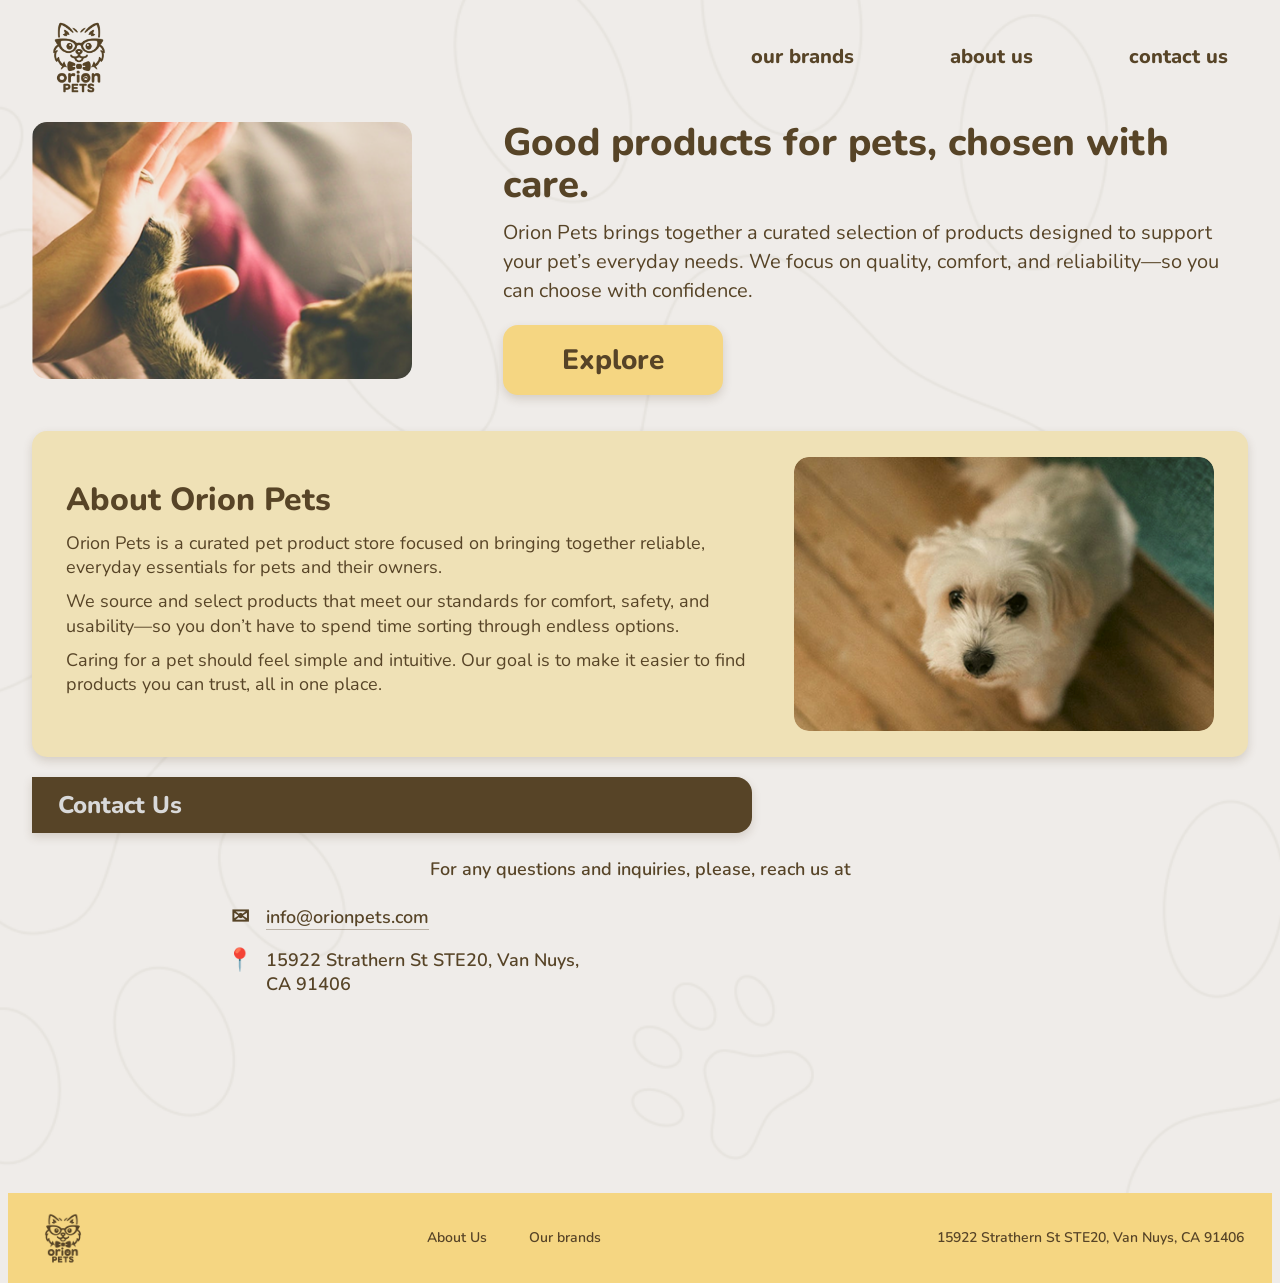
<file: index.html>
<!DOCTYPE html>
<html lang="en">
<head>
    <meta charset="UTF-8">
    <meta name="viewport" content="width=device-width, initial-scale=1.0">
    <title>Orion Pets</title>

    <link rel="stylesheet" href="styles.css">
    <link href="https://fonts.googleapis.com/css2?family=Nunito:wght@400;500;600;700;800&display=swap" rel="stylesheet">
</head>
<body>
    <div class="page-wrapper">
        <nav class="navbar">
            <a href="index.html" class="logo-link">
                <img src="./assets/logo.png" alt="Orion Pets logo" class="logo">
            </a>

            <div class="nav-links">
                <a href="brands.html">our brands</a>
                <a href="#about">about us</a>
                <a href="#contact">contact us</a>
            </div>
        </nav>

        <main>
            <section class="hero">
                <div class="hero-image-card">
                    <img src="./assets/landingPhoto.png" alt="A cat being gently petted">
                </div>

                <div class="hero-content">
                    <h1>Good products for pets, chosen with care.</h1>
                    <p>
                        Orion Pets brings together a curated selection of products designed
                        to support your pet’s everyday needs. We focus on quality, comfort,
                        and reliability—so you can choose with confidence.
                    </p>
                    <a href="brands.html" class="btn btn-primary">Explore</a>
                </div>
            </section>

            <section id="about" class="about-card">
                <div class="about-text">
                    <h2>About Orion Pets</h2>
                    <p>
                        Orion Pets is a curated pet product store focused on bringing
                        together reliable, everyday essentials for pets and their owners.
                    </p>
                    <p>
                        We source and select products that meet our standards for comfort,
                        safety, and usability—so you don’t have to spend time sorting
                        through endless options.
                    </p>
                    <p>
                        Caring for a pet should feel simple and intuitive. Our goal is to
                        make it easier to find products you can trust, all in one place.
                    </p>
                </div>

                <div class="about-image-card">
                    <img src="./assets/aboutPhoto.png" alt="A small white dog looking up">
                </div>
            </section>

            <section class="brand-header">
                <h2 class="brand-bar">Contact Us</h2>
            </section>

                <p class="contact-intro">
                    For any questions and inquiries, please, reach us at
                </p>

                <div class="contact-grid">
                    <div class="contact-details">
                        <div class="contact-item">
                            <span class="contact-icon">✉</span>
                            <a href="mailto:info@orionpets.com">info@orionpets.com</a>
                        </div>

                        <div class="contact-item contact-address">
                            <span class="contact-icon">📍</span>
                            <p>
                                15922 Strathern St STE20, Van Nuys, CA 91406
                            </p>
                        </div>
                    </div>

                    <div class="map-card">
                            <iframe 
                                src="https://www.google.com/maps?q=15922+Strathern+St+STE20,+Van+Nuys,+CA&output=embed"
                                width="100%" 
                                height="250" 
                                style="border:0;" 
                                loading="lazy">
                            </iframe>
                    </div>
                </div>
            </section>
        </main>

        <footer class="footer">
            <div class="footer-left">
                <img src="./assets/logo.png" alt="Orion Pets logo" class="footer-logo">
            </div>

            <div class="footer-center">
                <a href="#about">About Us</a>
                <a href="brands.html">Our brands</a>
            </div>

            <div class="footer-right">
                <p>15922 Strathern St STE20, Van Nuys, CA 91406</p>
            </div>
        </footer>
    </div>
</body>
</html>
</file>
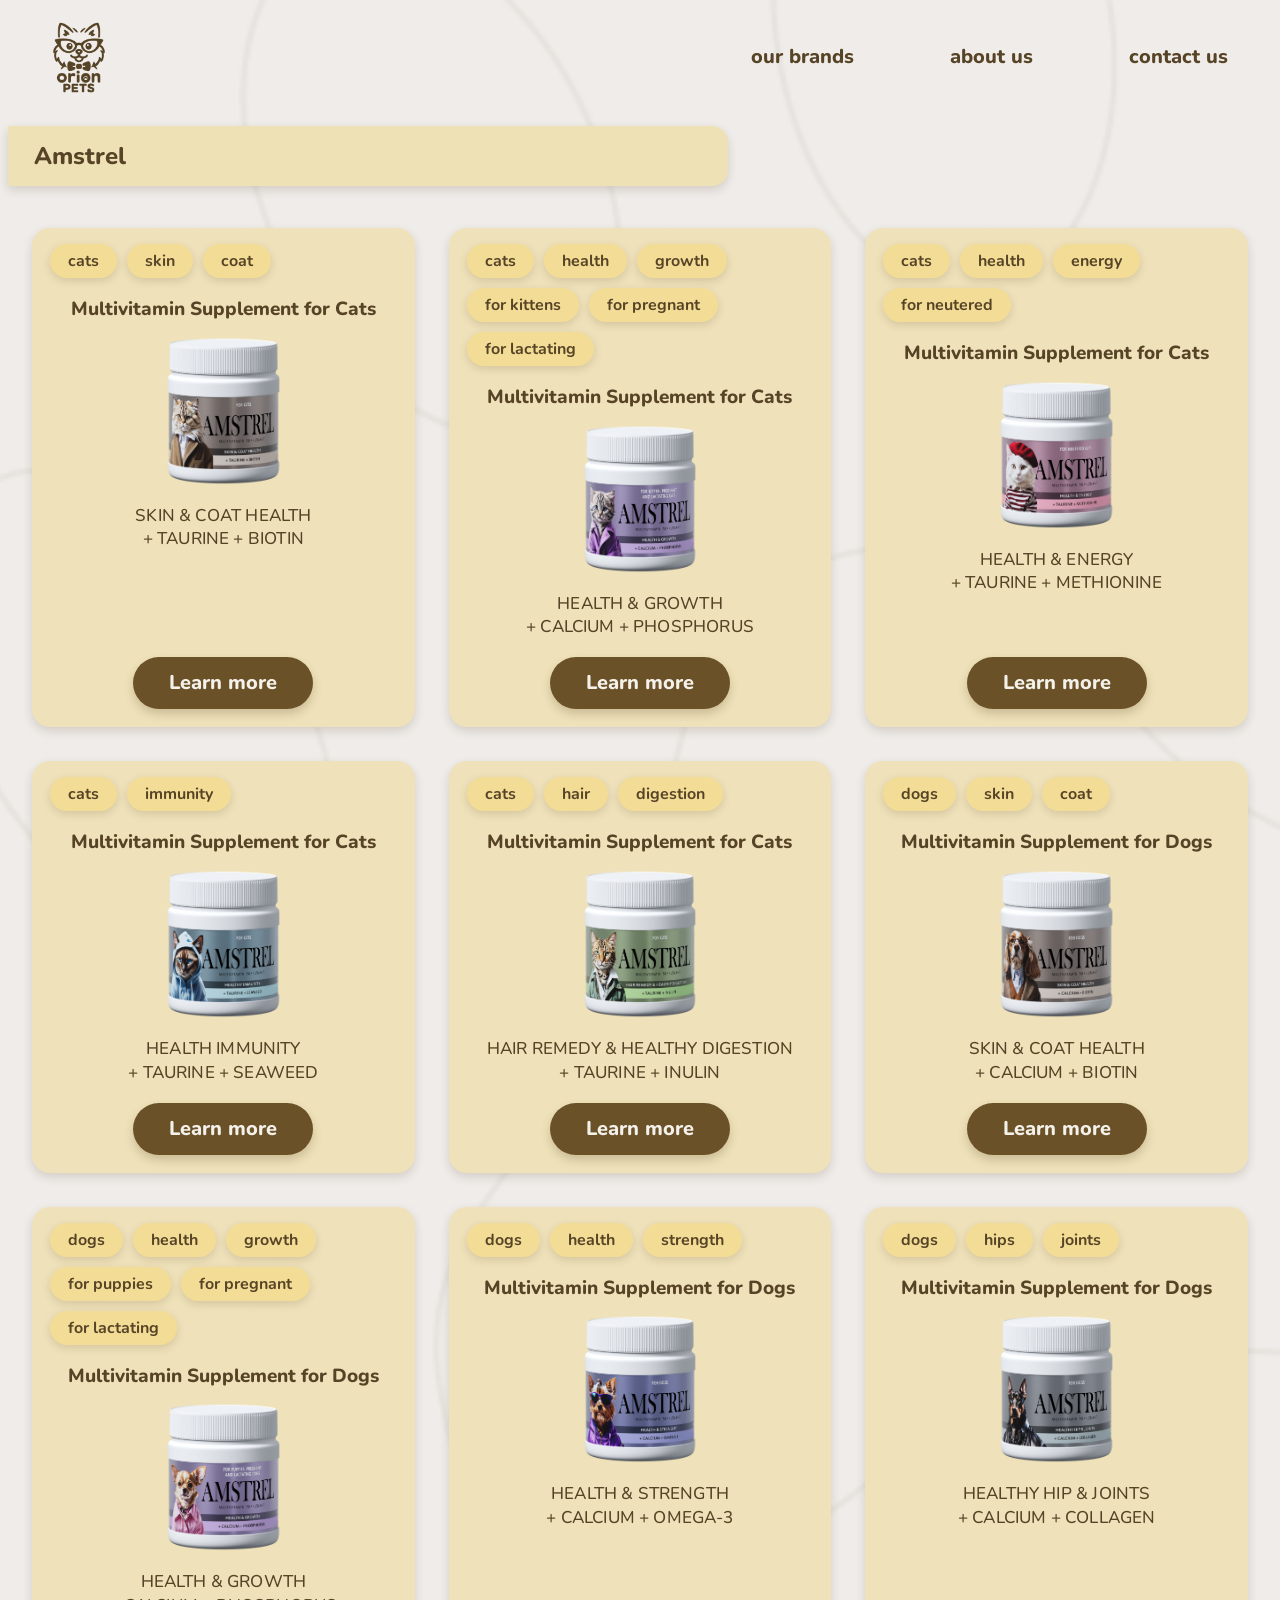
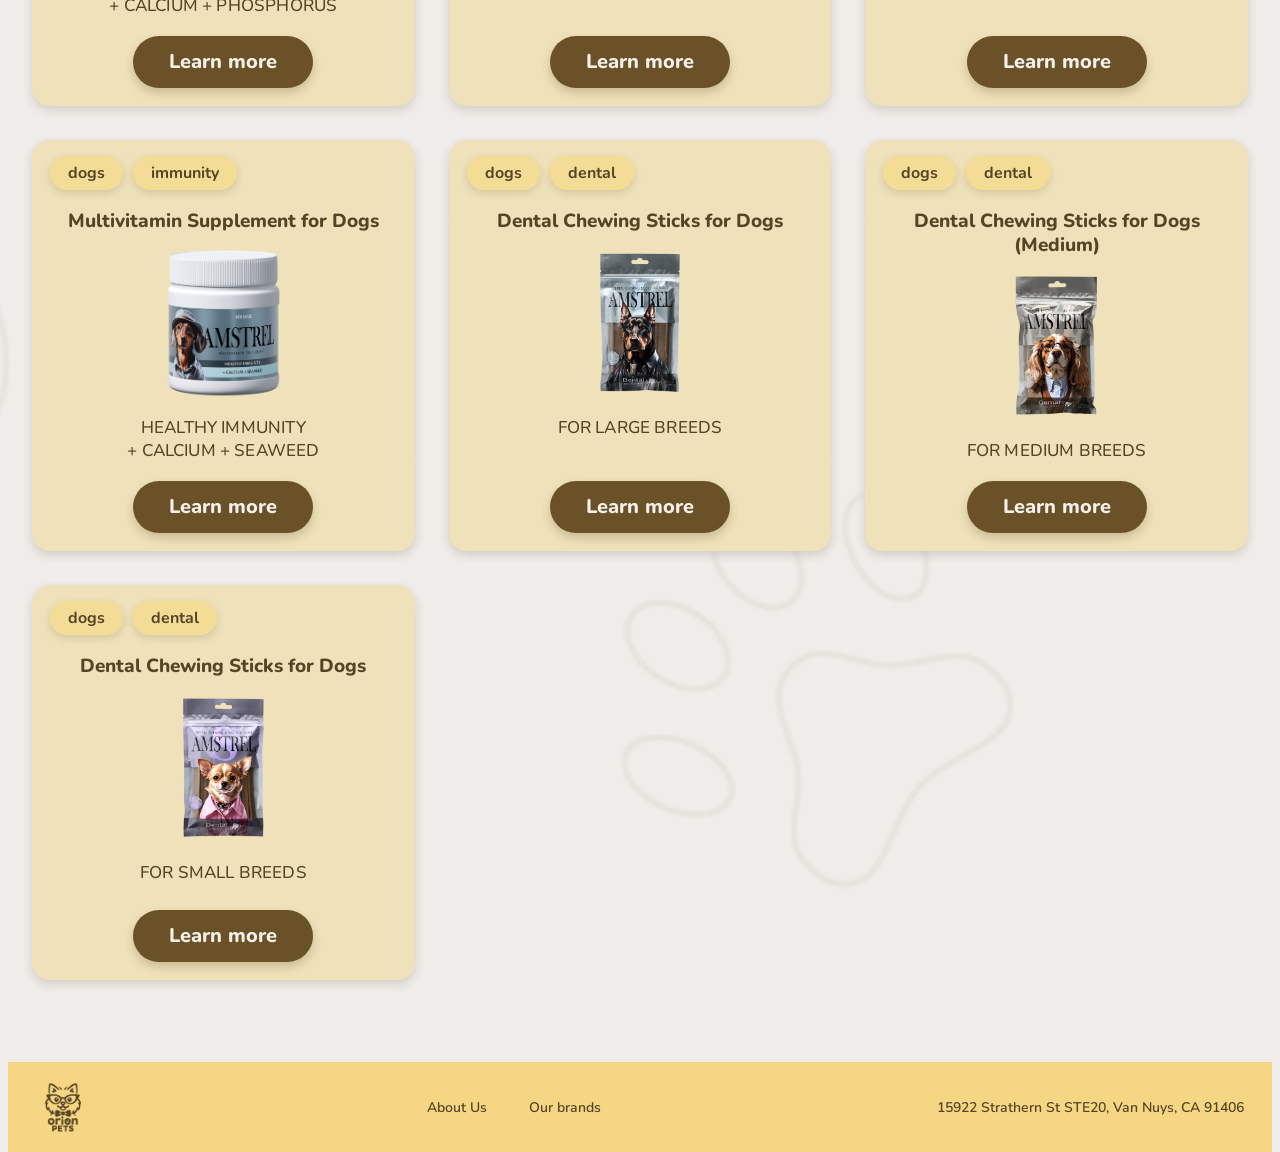
<file: brands.html>
<!DOCTYPE html>
<html lang="en">
<head>
    <meta charset="UTF-8">
    <meta name="viewport" content="width=device-width, initial-scale=1.0">
    <title>Our Brands | Orion Pets</title>

    <link rel="stylesheet" href="brand-styles.css">
    <link href="https://fonts.googleapis.com/css2?family=Nunito:wght@400;500;600;700;800&display=swap" rel="stylesheet">
</head>
<body>
    <div class="page-wrapper">
        <nav class="navbar">
            <a href="index.html" class="logo-link">
                <img src="./assets/logo.png" alt="Orion Pets logo" class="logo">
            </a>

            <div class="nav-links">
                <a href="brands.html" class="active">our brands</a>
                <a href="index.html#about">about us</a>
                <a href="index.html#contact">contact us</a>
            </div>
        </nav>
        
        <section class="brand-header">
            <h2 class="brand-bar">Amstrel</h2>
        </section>

        <main class="brands-page">
            <section class="brands-grid">

                <!-- CARD 1 done -->
                <article class="product-card">
                    <div class="product-tags">
                        <span class="product-tag">cats</span>
                        <span class="product-tag">skin</span>
                        <span class="product-tag">coat</span>
                    </div>

                    <h3 class="product-subtitle">Multivitamin Supplement for Cats</h3>

                    <div class="product-image-wrap">
                        <img src="./assets/cats_skin_coat.png" alt="Amstrel cat supplement for skin and coat health">
                    </div>

                    <p class="product-title">
                        SKIN & COAT HEALTH<br>
                        + TAURINE + BIOTIN
                    </p>

                    <a href="product-cat-skin-coat.html" class="product-btn">Learn more</a>
                </article>

                <!-- CARD 2 done -->
                <article class="product-card">
                    <div class="product-tags">
                        <span class="product-tag">cats</span>
                        <span class="product-tag">health</span>
                        <span class="product-tag">growth</span>
                        <span class="product-tag">for kittens</span>
                        <span class="product-tag">for pregnant</span>
                        <span class="product-tag">for lactating</span>
                    </div>

                    <h3 class="product-subtitle">Multivitamin Supplement for Cats</h3>

                    <div class="product-image-wrap">
                        <img src="./assets/cat_health_growth.png" alt="Amstrel cat supplement for health and growth">
                    </div>

                    <p class="product-title">
                        HEALTH & GROWTH<br>
                        + CALCIUM + PHOSPHORUS
                    </p>

                    <a href="product-cat-health-growth.html" class="product-btn">Learn more</a>
                </article>

                <!-- CARD 3 done -->
                <article class="product-card">
                    <div class="product-tags">
                        <span class="product-tag">cats</span>
                        <span class="product-tag">health</span>
                        <span class="product-tag">energy</span>
                        <span class="product-tag">for neutered</span>
                    </div>

                    <h3 class="product-subtitle">Multivitamin Supplement for Cats</h3>

                    <div class="product-image-wrap">
                        <img src="./assets/cats_health_energy.png" alt="Amstrel cat supplement for health and energy">
                    </div>

                    <p class="product-title">
                        HEALTH & ENERGY<br>
                        + TAURINE + METHIONINE
                    </p>

                    <a href="product-cat-health-energy.html" class="product-btn">Learn more</a>
                </article>

                <!-- CARD 4 done-->
                <article class="product-card">
                    <div class="product-tags">
                        <span class="product-tag">cats</span>
                        <span class="product-tag">immunity</span>
                    </div>

                    <h3 class="product-subtitle">Multivitamin Supplement for Cats</h3>

                    <div class="product-image-wrap">
                        <img src="./assets/cats_immunity.png" alt="Amstrel cat supplement for immunity support">
                    </div>

                    <p class="product-title">
                        HEALTH IMMUNITY<br>
                        + TAURINE + SEAWEED
                    </p>

                    <a href="product-cat-immunity.html" class="product-btn">Learn more</a>
                </article>

                <!--- CARD 5 done-->
                <article class="product-card">
                    <div class="product-tags">
                        <span class="product-tag">cats</span>
                        <span class="product-tag">hair</span>
                        <span class="product-tag">digestion</span>
                    </div>

                    <h3 class="product-subtitle">Multivitamin Supplement for Cats</h3>

                    <div class="product-image-wrap">
                        <img src="./assets/cats_taurine.png" alt="Amstrel cat supplement for healthy digestion and hair remedy">
                    </div>

                    <p class="product-title">
                        HAIR REMEDY & HEALTHY DIGESTION<br>
                        + TAURINE + INULIN
                    </p>

                    <a href="product-cat-hair-digestion.html" class="product-btn">Learn more</a>
                </article>

                <!--- CARD 6 done-->
                <article class="product-card">
                    <div class="product-tags">
                        <span class="product-tag">dogs</span>
                        <span class="product-tag">skin</span>
                        <span class="product-tag">coat</span>
                    </div>

                    <h3 class="product-subtitle">Multivitamin Supplement for Dogs</h3>

                    <div class="product-image-wrap">
                        <img src="./assets/dogs_calcium.png" alt="Amstrel dog supplement for skin and coat health">
                    </div>

                    <p class="product-title">
                        SKIN & COAT HEALTH<br>
                        + CALCIUM + BIOTIN
                    </p>

                    <a href="product-dog-skin-coat.html" class="product-btn">Learn more</a>
                </article>

                <!--- CARD 7 done-->
                <article class="product-card">
                    <div class="product-tags">
                        <span class="product-tag">dogs</span>
                        <span class="product-tag">health</span>
                        <span class="product-tag">growth</span>
                        <span class="product-tag">for puppies</span>
                        <span class="product-tag">for pregnant</span>
                        <span class="product-tag">for lactating</span>
                    </div>

                    <h3 class="product-subtitle">Multivitamin Supplement for Dogs</h3>

                    <div class="product-image-wrap">
                        <img src="./assets/dogs_health_growth.png" alt="Amstrel dog supplement for health and growth">
                    </div>

                    <p class="product-title">
                        HEALTH & GROWTH<br>
                        + CALCIUM + PHOSPHORUS
                    </p>

                    <a href="product-dog-health-growth.html" class="product-btn">Learn more</a>
                </article>

                <!--- CARD 8 done-->
                <article class="product-card">
                    <div class="product-tags">
                        <span class="product-tag">dogs</span>
                        <span class="product-tag">health</span>
                        <span class="product-tag">strength</span>
                    </div>

                    <h3 class="product-subtitle">Multivitamin Supplement for Dogs</h3>

                    <div class="product-image-wrap">
                        <img src="./assets/dogs_health_strength.png" alt="Amstrel dog supplement for health and strength">
                    </div>

                    <p class="product-title">
                        HEALTH & STRENGTH<br>
                        + CALCIUM + OMEGA-3
                    </p>

                    <a href="product-dog-health-strength.html" class="product-btn">Learn more</a>
                </article>

                <!--- CARD 8 done-->
                <article class="product-card">
                    <div class="product-tags">
                        <span class="product-tag">dogs</span>
                        <span class="product-tag">hips</span>
                        <span class="product-tag">joints</span>
                    </div>

                    <h3 class="product-subtitle">Multivitamin Supplement for Dogs</h3>

                    <div class="product-image-wrap">
                        <img src="./assets/dogs_hips_joints.png" alt="Amstrel dog supplement for hip and joint health">
                    </div>

                    <p class="product-title">
                        HEALTHY HIP & JOINTS<br>
                        + CALCIUM + COLLAGEN
                    </p>

                    <a href="product-dog-hips-joints.html" class="product-btn">Learn more</a>
                </article>

                <!--- CARD 9 done-->
                <article class="product-card">
                    <div class="product-tags">
                        <span class="product-tag">dogs</span>
                        <span class="product-tag">immunity</span>
                    </div>

                    <h3 class="product-subtitle">Multivitamin Supplement for Dogs</h3>

                    <div class="product-image-wrap">
                        <img src="./assets/dogs_immunity.png" alt="Amstrel dog supplement for immune system support">
                    </div>

                    <p class="product-title">
                        HEALTHY IMMUNITY<br>
                        + CALCIUM + SEAWEED
                    </p>

                    <a href="product-dog-immunity.html" class="product-btn">Learn more</a>
                </article>

                <!--- CARD 10 done-->
                <article class="product-card">
                    <div class="product-tags">
                        <span class="product-tag">dogs</span>
                        <span class="product-tag">dental</span>
                    </div>

                    <h3 class="product-subtitle">Dental Chewing Sticks for Dogs</h3>

                    <div class="product-image-wrap">
                        <img src="./assets/sticks_big.png" alt="Dental Chewing Sticks for Dogs (Large)">
                    </div>

                    <p class="product-title">
                        For Large Breeds<br>
                    </p>

                    <a href="product-dog-dental-big.html" class="product-btn">Learn more</a>
                </article>

                <!--- CARD 11 done-->
                <article class="product-card">
                    <div class="product-tags">
                        <span class="product-tag">dogs</span>
                        <span class="product-tag">dental</span>
                    </div>

                    <h3 class="product-subtitle">Dental Chewing Sticks for Dogs (Medium)</h3>

                    <div class="product-image-wrap">
                        <img src="./assets/sticks_medium.png" alt="Dental Chewwing Sticks for Dogs (Medium)">
                    </div>

                    <p class="product-title">
                        For Medium Breeds<br>
                    </p>

                    <a href="product-dog-dental-medium.html" class="product-btn">Learn more</a>
                </article>

                <!--- CARD 12 done-->
                <article class="product-card">
                    <div class="product-tags">
                        <span class="product-tag">dogs</span>
                        <span class="product-tag">dental</span>
                    </div>

                    <h3 class="product-subtitle">Dental Chewing Sticks for Dogs</h3>

                    <div class="product-image-wrap">
                        <img src="./assets/sticks_small.png" alt="Dental Chewwing Sticks for Dogs (Small)">
                    </div>

                    <p class="product-title">
                        For Small Breeds<br>
                    </p>

                    <a href="product-dog-dental-small.html" class="product-btn">Learn more</a>
                </article>

            </section>
        </main>

        <footer class="footer">
            <div class="footer-left">
                <img src="./assets/logo.png" alt="Orion Pets logo" class="footer-logo">
            </div>

            <div class="footer-center">
                <a href="index.html#about">About Us</a>
                <a href="brands.html">Our brands</a>
            </div>

            <div class="footer-right">
                <p>15922 Strathern St STE20, Van Nuys, CA 91406</p>
            </div>
        </footer>
    </div>
</body>
</html>
</file>
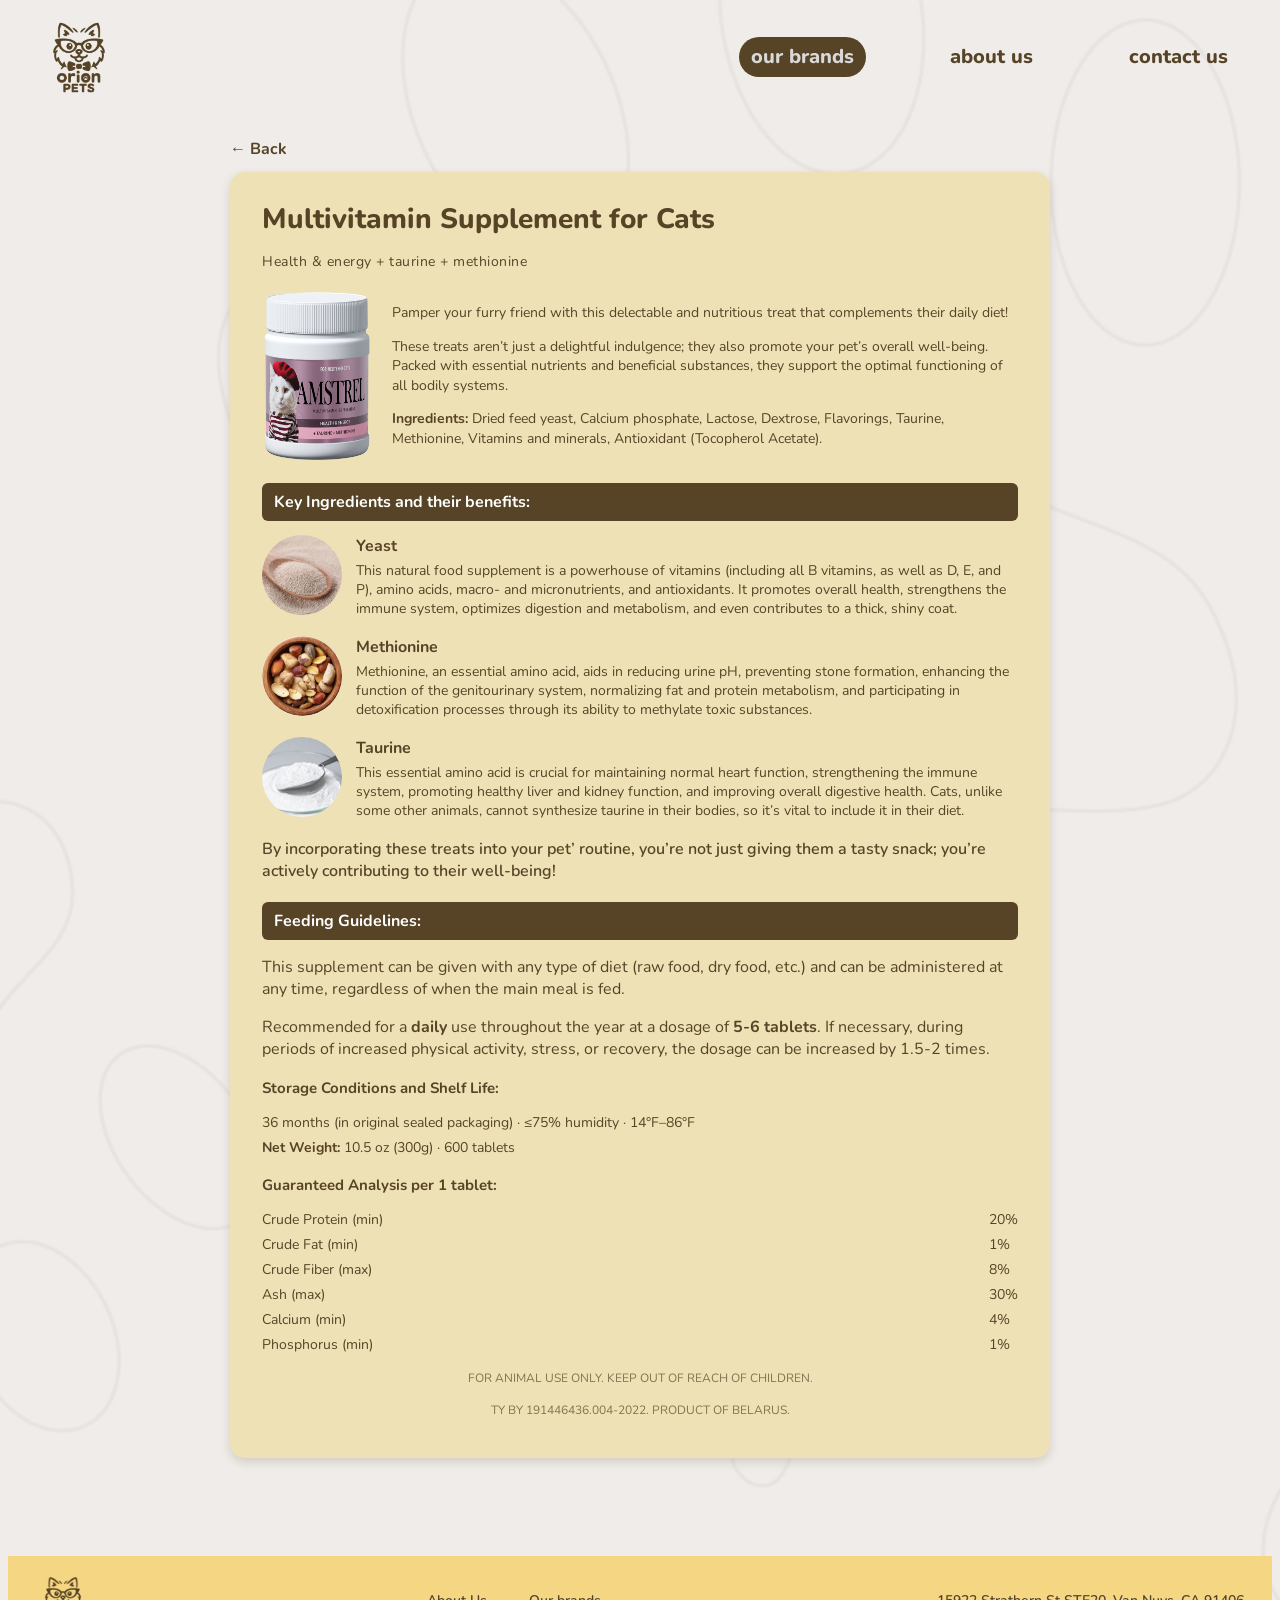
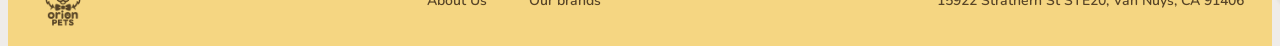
<file: product-cat-health-energy.html>
<!DOCTYPE html>
<html lang="en">
<head>
    <meta charset="UTF-8">
    <meta name="viewport" content="width=device-width, initial-scale=1.0">
    <title>Cat Health & Energy</title>

    <link rel="stylesheet" href="styles.css">
    <link rel="stylesheet" href="product.css">

    <link href="https://fonts.googleapis.com/css2?family=Nunito:wght@400;500;600;700;800&display=swap" rel="stylesheet">
</head>
<body>
<div class="page-wrapper">

    <!-- NAV (same as index) -->
    <nav class="navbar">
        <a href="index.html" class="logo-link">
            <img src="./assets/logo.png" class="logo">
        </a>

        <div class="nav-links">
            <a href="brands.html" class ="active">our brands</a>
            <a href="index.html#about">about us</a>
            <a href="index.html#contact">contact us</a>
        </div>
    </nav>

    <main>
        <div class="product-wrapper">
            <a href="javascript:history.back()" class="back-btn">← Back</a>

        <!-- PRODUCT CARD -->
        <section class="product-card">

            <h1>Multivitamin Supplement for Cats</h1>
            <p class="product-sub">
                Health & energy + taurine + methionine
            </p>

            <div class="product-top">
                <img src="./assets/cats_health_energy.png"class="product-image">

                <div class="product-desc">
                    <p>
                        Pamper your furry friend with this delectable and nutritious treat that complements their daily diet!
                    </p>
                    <p>
                        These treats aren’t just a delightful indulgence; they also promote your pet’s overall well-being. Packed with essential
                        nutrients and beneficial substances, they support the optimal functioning of all bodily systems.
                    </p>

                    <p class="ingredients-line">
                        <strong>Ingredients:</strong> Dried feed yeast, Calcium phosphate, Lactose,
                        Dextrose, Flavorings, Taurine, Methionine, Vitamins
                        and minerals, Antioxidant (Tocopherol Acetate).
                    </p>
                </div>
            </div>

            <!-- INGREDIENTS -->
            <h2 class="section-bar">Key Ingredients and their benefits:</h2>

            <div class="ingredient">
                <img src="./assets/yeast.png">
                <div>
                    <h3>Yeast</h3>
                    <p>This natural food supplement is a powerhouse of vitamins (including all B vitamins, as well as D, E, and P),
                        amino acids, macro- and micronutrients, and antioxidants. It promotes overall health, strengthens the immune
                        system, optimizes digestion and metabolism, and even contributes to a thick, shiny coat.</p>
                </div>
            </div>

            <div class="ingredient">
                <img src="./assets/methionine.png">
                <div>
                    <h3>Methionine</h3>
                    <p>Methionine, an essential amino acid, aids in reducing urine pH, preventing stone formation, enhancing the function of
                        the genitourinary system, normalizing fat and protein metabolism, and participating in detoxification processes
                        through its ability to methylate toxic substances.</p>
                </div>
            </div>

            <div class="ingredient">
                <img src="./assets/taurine.png">
                <div>
                    <h3>Taurine</h3>
                    <p>This essential amino acid is crucial for maintaining normal heart function, strengthening the immune system,
                        promoting healthy liver and kidney function, and improving overall digestive health.
                        Cats, unlike some other animals, cannot synthesize taurine in their bodies, so it’s vital to include
                        it in their diet.</p>
                </div>
            </div>

            <p class="highlight">
                By incorporating these treats into your pet’ routine, you’re not just giving them a tasty snack;
                you’re actively contributing to their well-being!
            </p>

            <!-- GUIDELINES -->
            <h2 class="section-bar">Feeding Guidelines:</h2>
            <p>
                This supplement can be given with any type of diet (raw food, dry food, etc.) and can be
                administered at any time, regardless of when the main meal is fed.
            </p>
            <p>
                Recommended for a <strong>daily</strong> use throughout the year at a dosage of <strong>5-6 tablets</strong>. If necessary,
                during periods of increased physical activity, stress, or recovery, the dosage can be increased by 1.5-2 times.
            </p>

            <!-- STORAGE -->
            <h3 class="subheading">Storage Conditions and Shelf Life:</h3>
            <p class="compact">
                36 months (in original sealed packaging) · ≤75% humidity · 14°F–86°F
            </p>

            <!-- WEIGHT -->
            <p class="compact"><strong>Net Weight:</strong> 10.5 oz (300g) · 600 tablets</p>

            <!-- ANALYSIS -->
            <h3 class="subheading">Guaranteed Analysis per 1 tablet:</h3>

            <div class="analysis">
                <span>Crude Protein (min)</span><span>20%</span>
                <span>Crude Fat (min)</span><span>1%</span>
                <span>Crude Fiber (max)</span><span>8%</span>
                <span>Ash (max)</span><span>30%</span>
                <span>Calcium (min)</span><span>4%</span>
                <span>Phosphorus (min)</span><span>1%</span>
            </div>

            <p class="fine-print">
                FOR ANIMAL USE ONLY. KEEP OUT OF REACH OF CHILDREN.
            </p>
            <p class="fine-print">
                TY BY 191446436.004-2022. PRODUCT OF BELARUS.
            </p>

        </section>
    </div>
    </main>

    <!-- FOOTER (same as index) -->
    <footer class="footer">
        <div class="footer-left">
            <img src="./assets/logo.png" class="footer-logo">
        </div>

        <div class="footer-center">
            <a href="index.html#about">About Us</a>
            <a href="brands.html">Our brands</a>
        </div>

        <div class="footer-right">
            <p>15922 Strathern St STE20, Van Nuys, CA 91406</p>
        </div>
    </footer>

</div>
</body>
</html>
</file>
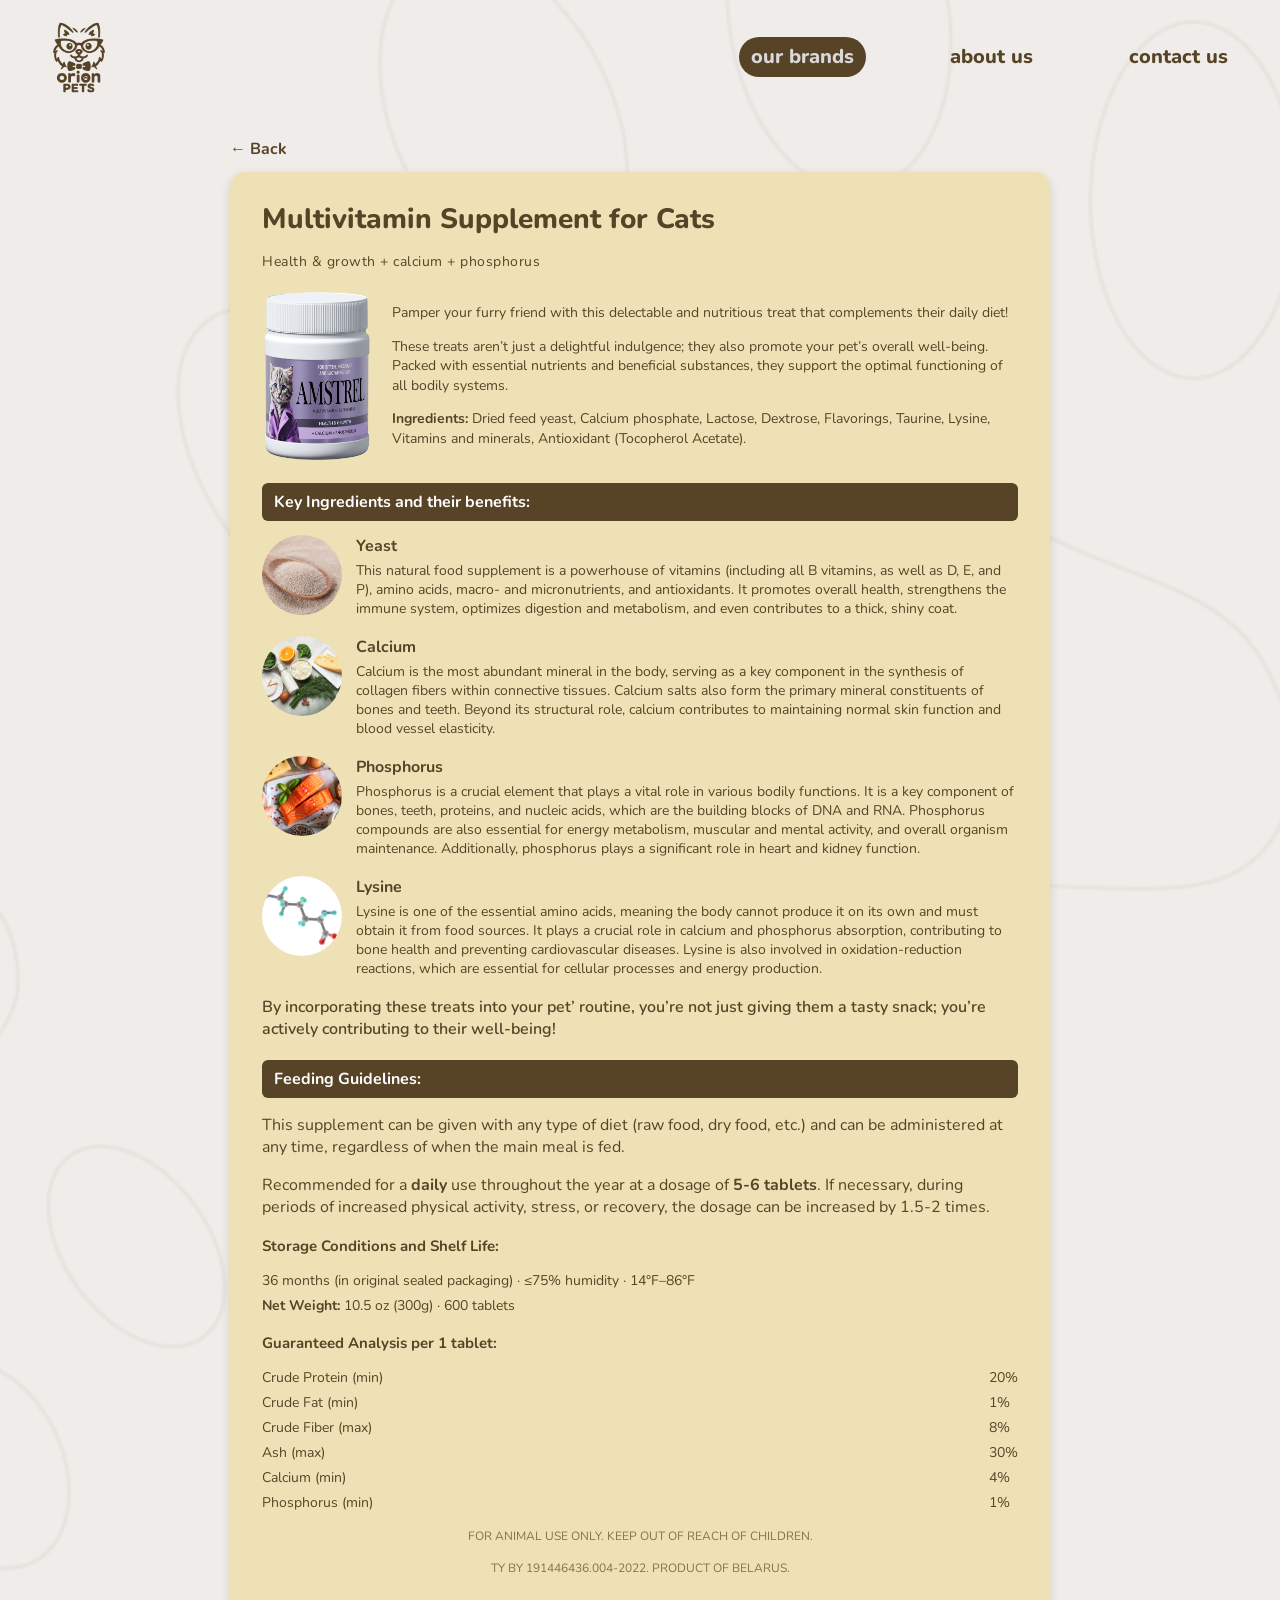
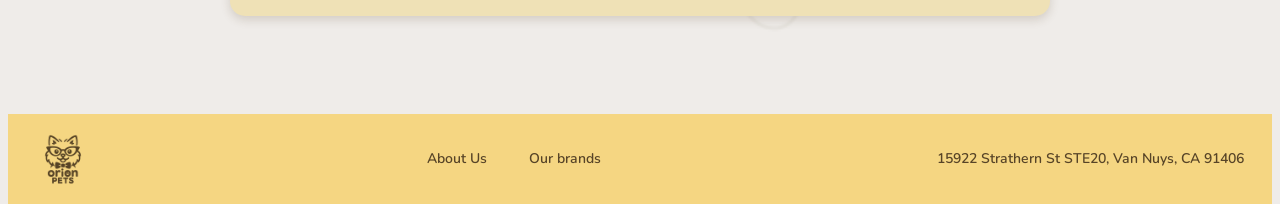
<file: product-cat-health-growth.html>
<!DOCTYPE html>
<html lang="en">
<head>
    <meta charset="UTF-8">
    <meta name="viewport" content="width=device-width, initial-scale=1.0">
    <title>Cat Health & Growth</title>

    <link rel="stylesheet" href="styles.css">
    <link rel="stylesheet" href="product.css">

    <link href="https://fonts.googleapis.com/css2?family=Nunito:wght@400;500;600;700;800&display=swap" rel="stylesheet">
</head>
<body>
<div class="page-wrapper">

    <!-- NAV (same as index) -->
    <nav class="navbar">
        <a href="index.html" class="logo-link">
            <img src="./assets/logo.png" class="logo">
        </a>

        <div class="nav-links">
            <a href="brands.html" class ="active">our brands</a>
            <a href="index.html#about">about us</a>
            <a href="index.html#contact">contact us</a>
        </div>
    </nav>

    <main>
        <div class="product-wrapper">
            <a href="javascript:history.back()" class="back-btn">← Back</a>

        <!-- PRODUCT CARD -->
        <section class="product-card">

            <h1>Multivitamin Supplement for Cats</h1>
            <p class="product-sub">
                Health & growth + calcium + phosphorus
            </p>

            <div class="product-top">
                <img src="./assets/cat_health_growth.png"class="product-image">

                <div class="product-desc">
                    <p>
                        Pamper your furry friend with this delectable and nutritious treat that complements their daily diet!
                    </p>
                    <p>
                        These treats aren’t just a delightful indulgence; they also promote your pet’s overall well-being. Packed with essential
                        nutrients and beneficial substances, they support the optimal functioning of all bodily systems.
                    </p>

                    <p class="ingredients-line">
                        <strong>Ingredients:</strong> Dried feed yeast, Calcium phosphate, Lactose, Dextrose,
                        Flavorings, Taurine, Lysine, Vitamins and
                        minerals, Antioxidant (Tocopherol Acetate).
                    </p>
                </div>
            </div>

            <!-- INGREDIENTS -->
            <h2 class="section-bar">Key Ingredients and their benefits:</h2>

            <div class="ingredient">
                <img src="./assets/yeast.png">
                <div>
                    <h3>Yeast</h3>
                    <p>This natural food supplement is a powerhouse of vitamins (including all B vitamins, as well as D, E, and P),
                        amino acids, macro- and micronutrients, and antioxidants. It promotes overall health, strengthens the immune
                        system, optimizes digestion and metabolism, and even contributes to a thick, shiny coat.</p>
                </div>
            </div>

            <div class="ingredient">
                <img src="./assets/calcium.png">
                <div>
                    <h3>Calcium</h3>
                    <p>Calcium is the most abundant mineral in the body, serving as a key component in the synthesis of collagen fibers
                        within connective tissues. Calcium salts also form the primary mineral constituents of bones and teeth. Beyond its
                        structural role, calcium contributes to maintaining normal skin function and blood vessel elasticity.</p>
                </div>
            </div>

            <div class="ingredient">
                <img src="./assets/phosphorus.png">
                <div>
                    <h3>Phosphorus</h3>
                    <p>Phosphorus is a crucial element that plays a vital role in various bodily functions. It is a key component of bones,
                        teeth, proteins, and nucleic acids, which are the building blocks of DNA and RNA. Phosphorus compounds are also
                        essential for energy metabolism, muscular and mental activity, and overall organism maintenance. Additionally,
                        phosphorus plays a significant role in heart and kidney function.</p>
                </div>
            </div>

            <div class="ingredient">
                <img src="./assets/lysine.png">
                <div>
                    <h3>Lysine</h3>
                    <p>Lysine is one of the essential amino acids, meaning the body cannot produce it on its own and must obtain it from
                        food sources. It plays a crucial role in calcium and phosphorus absorption, contributing to bone health and preventing
                        cardiovascular diseases. Lysine is also involved in oxidation-reduction reactions, which are essential for cellular
                        processes and energy production.</p>
                </div>
            </div>


            <p class="highlight">
                By incorporating these treats into your pet’ routine, you’re not just giving them a tasty snack;
                you’re actively contributing to their well-being!
            </p>

            <!-- GUIDELINES -->
            <h2 class="section-bar">Feeding Guidelines:</h2>
            <p>
                This supplement can be given with any type of diet (raw food, dry food, etc.) and can be
                administered at any time, regardless of when the main meal is fed.
            </p>
            <p>
                Recommended for a <strong>daily</strong> use throughout the year at a dosage of <strong>5-6 tablets</strong>. If necessary,
                during periods of increased physical activity, stress, or recovery, the dosage can be increased by 1.5-2 times.
            </p>

            <!-- STORAGE -->
            <h3 class="subheading">Storage Conditions and Shelf Life:</h3>
            <p class="compact">
                36 months (in original sealed packaging) · ≤75% humidity · 14°F–86°F
            </p>

            <!-- WEIGHT -->
            <p class="compact"><strong>Net Weight:</strong> 10.5 oz (300g) · 600 tablets</p>

            <!-- ANALYSIS -->
            <h3 class="subheading">Guaranteed Analysis per 1 tablet:</h3>

            <div class="analysis">
                <span>Crude Protein (min)</span><span>20%</span>
                <span>Crude Fat (min)</span><span>1%</span>
                <span>Crude Fiber (max)</span><span>8%</span>
                <span>Ash (max)</span><span>30%</span>
                <span>Calcium (min)</span><span>4%</span>
                <span>Phosphorus (min)</span><span>1%</span>
            </div>

            <p class="fine-print">
                FOR ANIMAL USE ONLY. KEEP OUT OF REACH OF CHILDREN.
            </p>
            <p class="fine-print">
                TY BY 191446436.004-2022. PRODUCT OF BELARUS.
            </p>

        </section>
    </div>
    </main>

    <!-- FOOTER (same as index) -->
    <footer class="footer">
        <div class="footer-left">
            <img src="./assets/logo.png" class="footer-logo">
        </div>

        <div class="footer-center">
            <a href="index.html#about">About Us</a>
            <a href="brands.html">Our brands</a>
        </div>

        <div class="footer-right">
            <p>15922 Strathern St STE20, Van Nuys, CA 91406</p>
        </div>
    </footer>

</div>
</body>
</html>
</file>
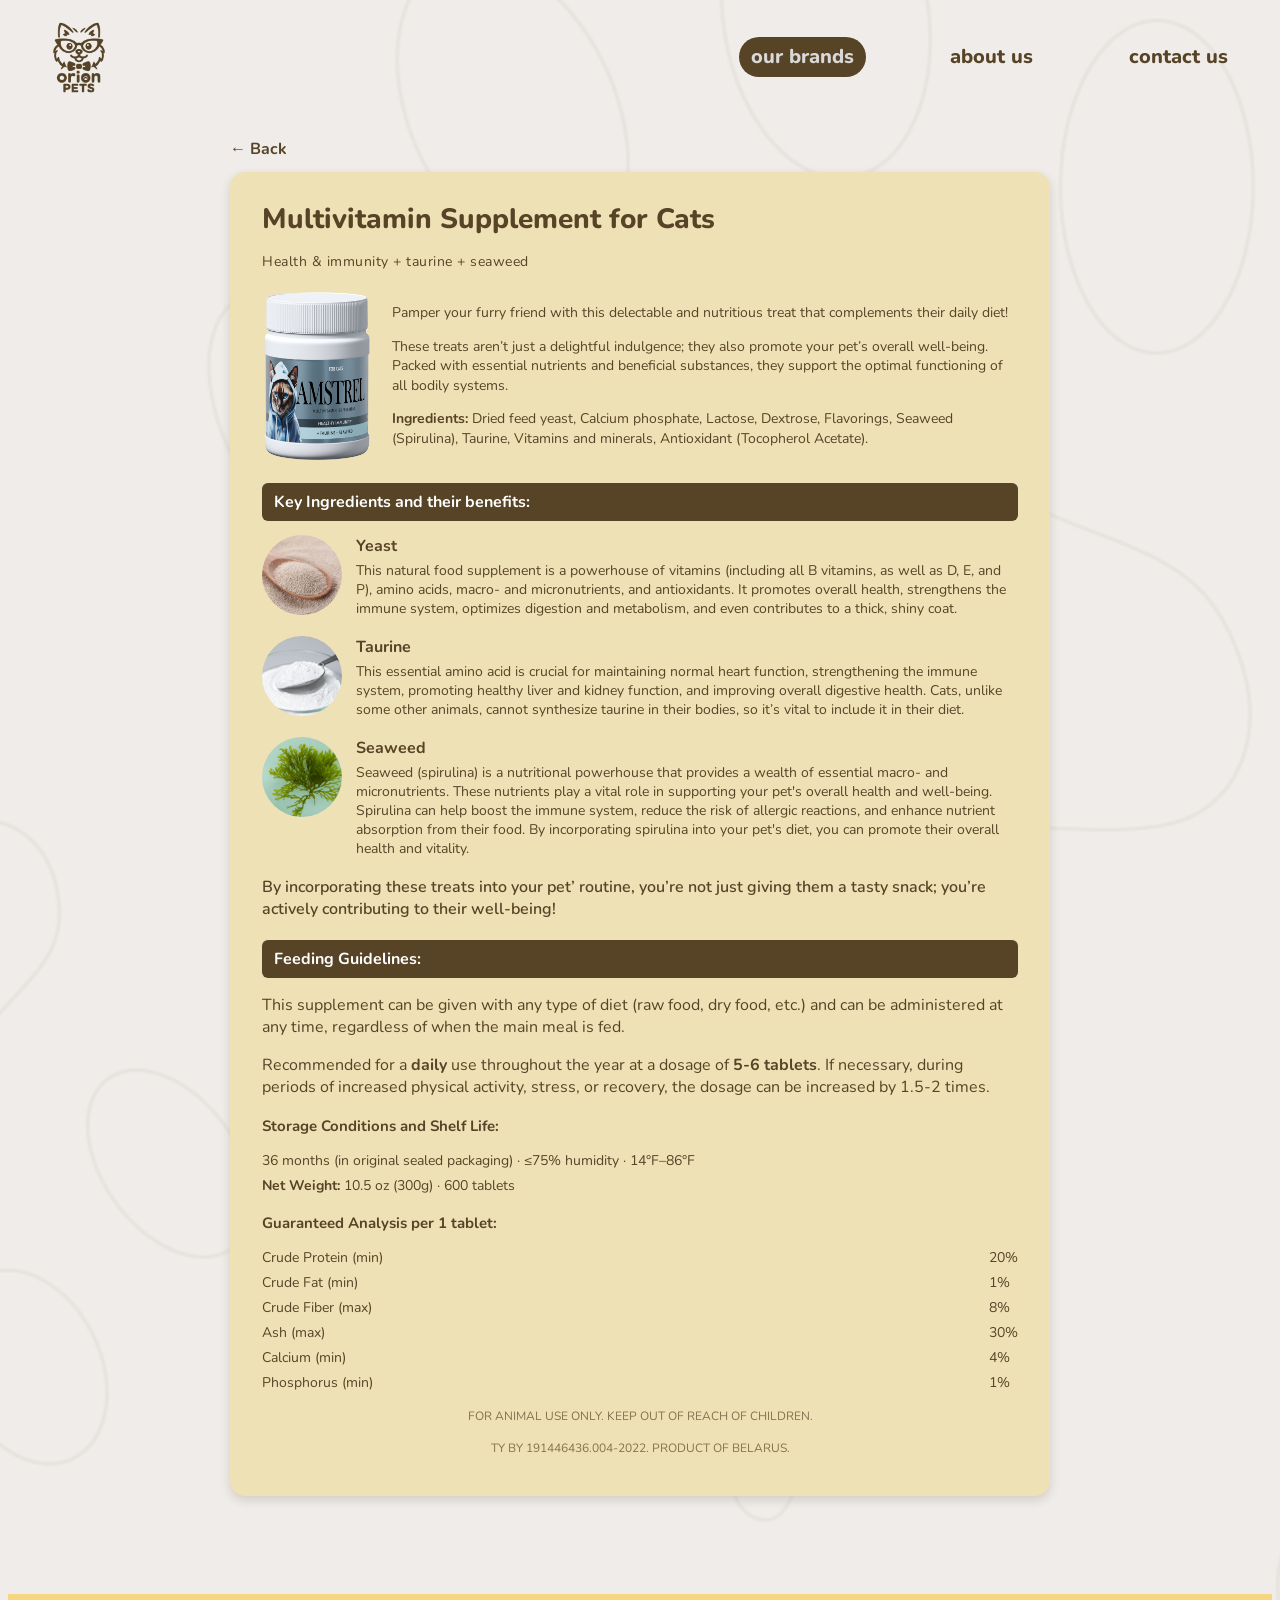
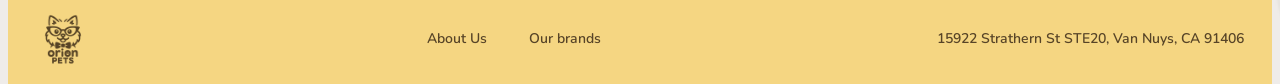
<file: product-cat-immunity.html>
<!DOCTYPE html>
<html lang="en">
<head>
    <meta charset="UTF-8">
    <meta name="viewport" content="width=device-width, initial-scale=1.0">
    <title>Cat Immunity</title>

    <link rel="stylesheet" href="styles.css">
    <link rel="stylesheet" href="product.css">

    <link href="https://fonts.googleapis.com/css2?family=Nunito:wght@400;500;600;700;800&display=swap" rel="stylesheet">
</head>
<body>
<div class="page-wrapper">

    <!-- NAV (same as index) -->
    <nav class="navbar">
        <a href="index.html" class="logo-link">
            <img src="./assets/logo.png" class="logo">
        </a>

        <div class="nav-links">
            <a href="brands.html" class ="active">our brands</a>
            <a href="index.html#about">about us</a>
            <a href="index.html#contact">contact us</a>
        </div>
    </nav>

    <main>
        <div class="product-wrapper">
            <a href="javascript:history.back()" class="back-btn">← Back</a>

        <!-- PRODUCT CARD -->
        <section class="product-card">

            <h1>Multivitamin Supplement for Cats</h1>
            <p class="product-sub">
                Health & immunity + taurine + seaweed
            </p>

            <div class="product-top">
                <img src="./assets/cats_immunity.png"class="product-image">

                <div class="product-desc">
                    <p>
                        Pamper your furry friend with this delectable and nutritious treat that complements their daily diet!
                    </p>
                    <p>
                        These treats aren’t just a delightful indulgence; they also promote your pet’s overall well-being. Packed with essential
                        nutrients and beneficial substances, they support the optimal functioning of all bodily systems.
                    </p>

                    <p class="ingredients-line">
                        <strong>Ingredients:</strong> Dried feed yeast, Calcium phosphate, Lactose,
                        Dextrose, Flavorings, Seaweed (Spirulina), Taurine,
                        Vitamins and minerals, Antioxidant (Tocopherol Acetate).
                    </p>
                </div>
            </div>

            <!-- INGREDIENTS -->
            <h2 class="section-bar">Key Ingredients and their benefits:</h2>

            <div class="ingredient">
                <img src="./assets/yeast.png">
                <div>
                    <h3>Yeast</h3>
                    <p>This natural food supplement is a powerhouse of vitamins (including all B vitamins, as well as D, E, and P),
                        amino acids, macro- and micronutrients, and antioxidants. It promotes overall health, strengthens the immune
                        system, optimizes digestion and metabolism, and even contributes to a thick, shiny coat.</p>
                </div>
            </div>

            <div class="ingredient">
                <img src="./assets/taurine.png">
                <div>
                    <h3>Taurine</h3>
                    <p>This essential amino acid is crucial for maintaining normal heart function, strengthening the immune system,
                        promoting healthy liver and kidney function, and improving overall digestive health.
                        Cats, unlike some other animals, cannot synthesize taurine in their bodies, so it’s vital to include
                        it in their diet.</p>
                </div>
            </div>

            <div class="ingredient">
                <img src="./assets/seaweed.png">
                <div>
                    <h3>Seaweed</h3>
                    <p>Seaweed (spirulina) is a nutritional powerhouse that provides a wealth of essential macro- and micronutrients. These
                        nutrients play a vital role in supporting your pet's overall health and well-being. Spirulina can help boost the immune
                        system, reduce the risk of allergic reactions, and enhance nutrient absorption from their food. By incorporating
                        spirulina into your pet's diet, you can promote their overall health and vitality.</p>
                </div>
            </div>

            <p class="highlight">
                By incorporating these treats into your pet’ routine, you’re not just giving them a tasty snack;
                you’re actively contributing to their well-being!
            </p>

            <!-- GUIDELINES -->
            <h2 class="section-bar">Feeding Guidelines:</h2>
            <p>
                This supplement can be given with any type of diet (raw food, dry food, etc.) and can be
                administered at any time, regardless of when the main meal is fed.
            </p>
            <p>
                Recommended for a <strong>daily</strong> use throughout the year at a dosage of <strong>5-6 tablets</strong>. If necessary,
                during periods of increased physical activity, stress, or recovery, the dosage can be increased by 1.5-2 times.
            </p>

            <!-- STORAGE -->
            <h3 class="subheading">Storage Conditions and Shelf Life:</h3>
            <p class="compact">
                36 months (in original sealed packaging) · ≤75% humidity · 14°F–86°F
            </p>

            <!-- WEIGHT -->
            <p class="compact"><strong>Net Weight:</strong> 10.5 oz (300g) · 600 tablets</p>

            <!-- ANALYSIS -->
            <h3 class="subheading">Guaranteed Analysis per 1 tablet:</h3>

            <div class="analysis">
                <span>Crude Protein (min)</span><span>20%</span>
                <span>Crude Fat (min)</span><span>1%</span>
                <span>Crude Fiber (max)</span><span>8%</span>
                <span>Ash (max)</span><span>30%</span>
                <span>Calcium (min)</span><span>4%</span>
                <span>Phosphorus (min)</span><span>1%</span>
            </div>

            <p class="fine-print">
                FOR ANIMAL USE ONLY. KEEP OUT OF REACH OF CHILDREN.
            </p>
            <p class="fine-print">
                TY BY 191446436.004-2022. PRODUCT OF BELARUS.
            </p>

        </section>
    </div>
    </main>

    <!-- FOOTER (same as index) -->
    <footer class="footer">
        <div class="footer-left">
            <img src="./assets/logo.png" class="footer-logo">
        </div>

        <div class="footer-center">
            <a href="index.html#about">About Us</a>
            <a href="brands.html">Our brands</a>
        </div>

        <div class="footer-right">
            <p>15922 Strathern St STE20, Van Nuys, CA 91406</p>
        </div>
    </footer>

</div>
</body>
</html>
</file>
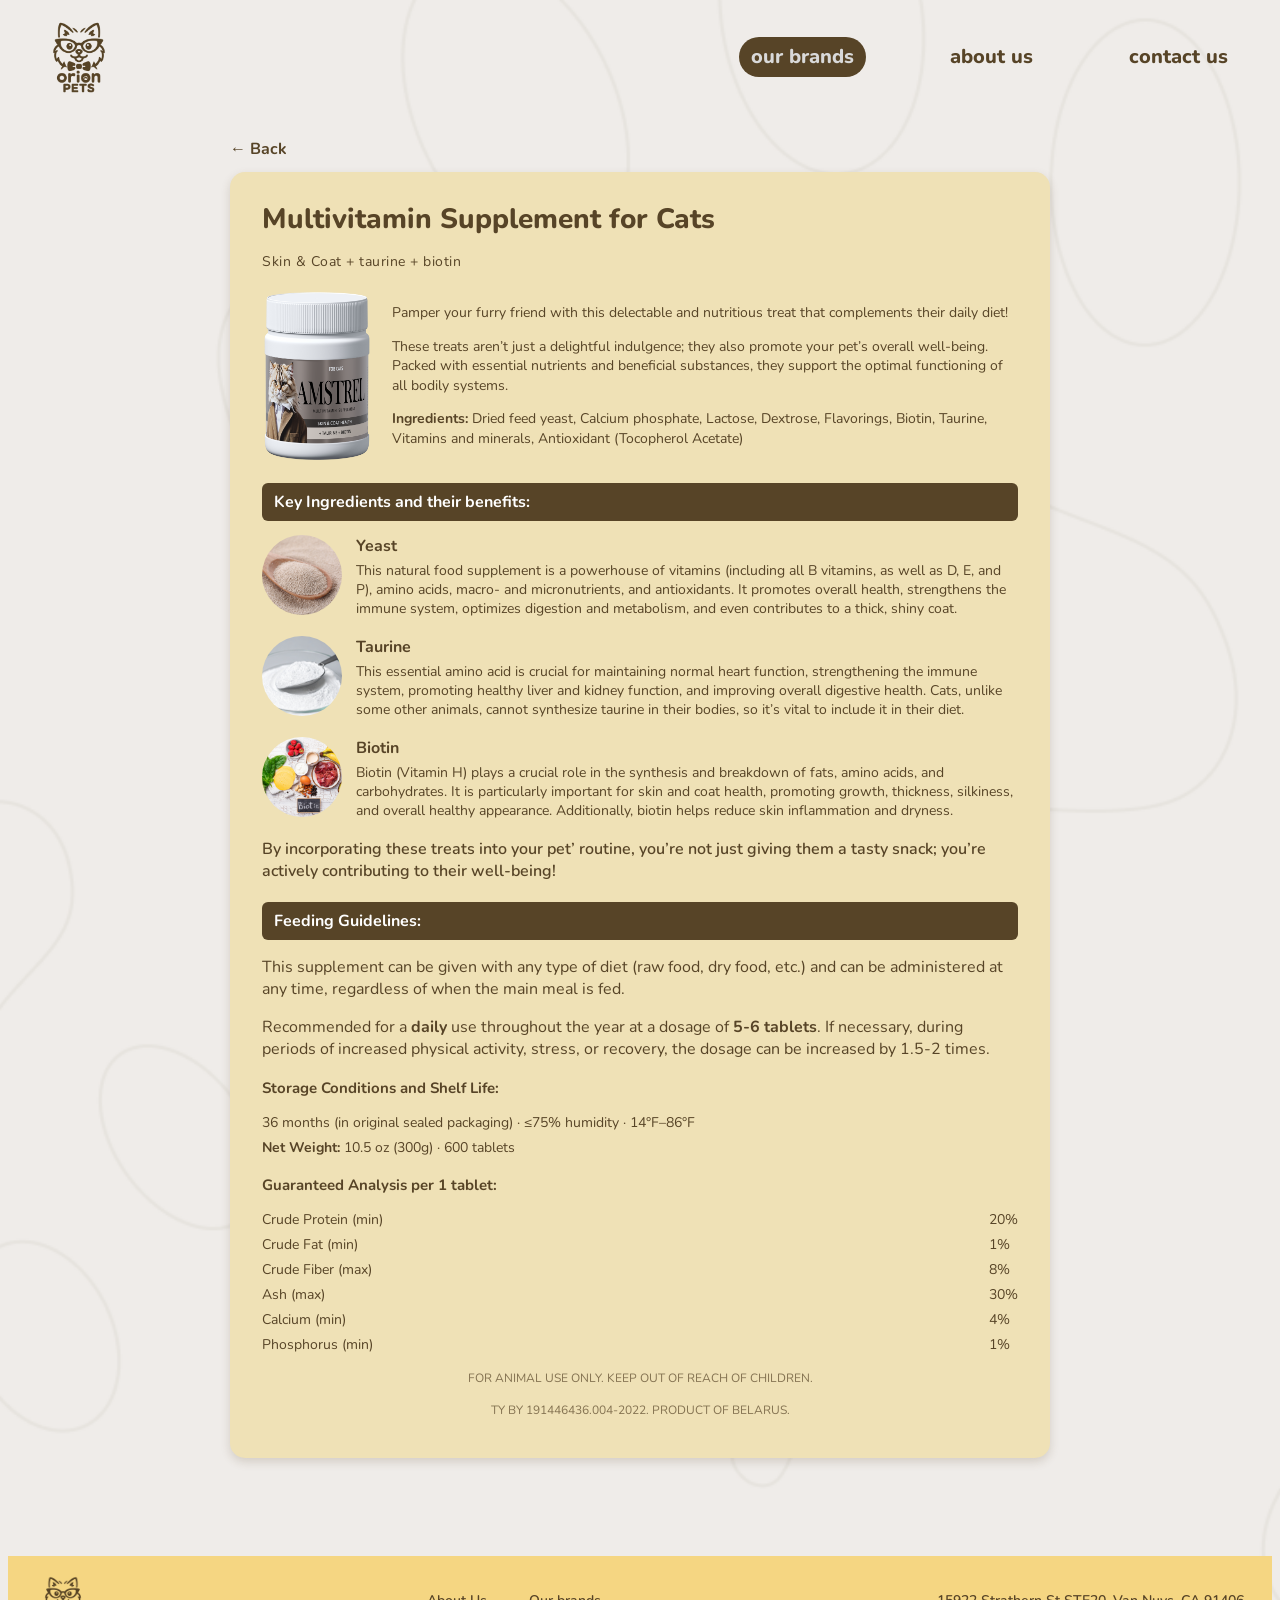
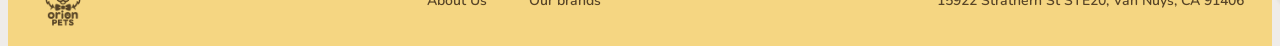
<file: product-cat-skin-coat.html>
<!DOCTYPE html>
<html lang="en">
<head>
    <meta charset="UTF-8">
    <meta name="viewport" content="width=device-width, initial-scale=1.0">
    <title>Cat Skin & Coat</title>

    <link rel="stylesheet" href="styles.css">
    <link rel="stylesheet" href="product.css">

    <link href="https://fonts.googleapis.com/css2?family=Nunito:wght@400;500;600;700;800&display=swap" rel="stylesheet">
</head>
<body>
<div class="page-wrapper">

    <!-- NAV (same as index) -->
    <nav class="navbar">
        <a href="index.html" class="logo-link">
            <img src="./assets/logo.png" class="logo">
        </a>

        <div class="nav-links">
            <a href="brands.html" class ="active">our brands</a>
            <a href="index.html#about">about us</a>
            <a href="index.html#contact">contact us</a>
        </div>
    </nav>

    <main>
        <div class="product-wrapper">
            <a href="javascript:history.back()" class="back-btn">← Back</a>

        <!-- PRODUCT CARD -->
        <section class="product-card">

            <h1>Multivitamin Supplement for Cats</h1>
            <p class="product-sub">
                Skin & Coat + taurine + biotin
            </p>

            <div class="product-top">
                <img src="./assets/cats_skin_coat.png"class="product-image">

                <div class="product-desc">
                    <p>
                        Pamper your furry friend with this delectable and nutritious treat that complements their daily diet!
                    </p>
                    <p>
                        These treats aren’t just a delightful indulgence; they also promote your pet’s overall well-being. Packed with essential
                        nutrients and beneficial substances, they support the optimal functioning of all bodily systems.
                    </p>

                    <p class="ingredients-line">
                        <strong>Ingredients:</strong> Dried feed yeast, Calcium phosphate,
                        Lactose, Dextrose, Flavorings, Biotin, Taurine, Vitamins and
                        minerals, Antioxidant (Tocopherol Acetate)
                    </p>
                </div>
            </div>

            <!-- INGREDIENTS -->
            <h2 class="section-bar">Key Ingredients and their benefits:</h2>

            <div class="ingredient">
                <img src="./assets/yeast.png">
                <div>
                    <h3>Yeast</h3>
                    <p>This natural food supplement is a powerhouse of vitamins (including all B vitamins, as well as D, E, and P),
                        amino acids, macro- and micronutrients, and antioxidants. It promotes overall health, strengthens the immune
                        system, optimizes digestion and metabolism, and even contributes to a thick, shiny coat.</p>
                </div>
            </div>

            <div class="ingredient">
                <img src="./assets/taurine.png">
                <div>
                    <h3>Taurine</h3>
                    <p>This essential amino acid is crucial for maintaining normal heart function, strengthening the immune system,
                        promoting healthy liver and kidney function, and improving overall digestive health.
                        Cats, unlike some other animals, cannot synthesize taurine in their bodies, so it’s vital to include
                        it in their diet.</p>
                </div>
            </div>

            <div class="ingredient">
                <img src="./assets/biotin.png">
                <div>
                    <h3>Biotin</h3>
                    <p>Biotin (Vitamin H) plays a crucial role in the synthesis and breakdown of fats, amino acids, and carbohydrates. It is
                        particularly important for skin and coat health, promoting growth, thickness, silkiness, and overall healthy
                        appearance. Additionally, biotin helps reduce skin inflammation and dryness.</p>
                </div>
            </div>

            <p class="highlight">
                By incorporating these treats into your pet’ routine, you’re not just giving them a tasty snack;
                you’re actively contributing to their well-being!
            </p>

            <!-- GUIDELINES -->
            <h2 class="section-bar">Feeding Guidelines:</h2>
            <p>
                This supplement can be given with any type of diet (raw food, dry food, etc.) and can be
                administered at any time, regardless of when the main meal is fed.
            </p>
            <p>
                Recommended for a <strong>daily</strong> use throughout the year at a dosage of <strong>5-6 tablets</strong>. If necessary,
                during periods of increased physical activity, stress, or recovery, the dosage can be increased by 1.5-2 times.
            </p>

            <!-- STORAGE -->
            <h3 class="subheading">Storage Conditions and Shelf Life:</h3>
            <p class="compact">
                36 months (in original sealed packaging) · ≤75% humidity · 14°F–86°F
            </p>

            <!-- WEIGHT -->
            <p class="compact"><strong>Net Weight:</strong> 10.5 oz (300g) · 600 tablets</p>

            <!-- ANALYSIS -->
            <h3 class="subheading">Guaranteed Analysis per 1 tablet:</h3>

            <div class="analysis">
                <span>Crude Protein (min)</span><span>20%</span>
                <span>Crude Fat (min)</span><span>1%</span>
                <span>Crude Fiber (max)</span><span>8%</span>
                <span>Ash (max)</span><span>30%</span>
                <span>Calcium (min)</span><span>4%</span>
                <span>Phosphorus (min)</span><span>1%</span>
            </div>

            <p class="fine-print">
                FOR ANIMAL USE ONLY. KEEP OUT OF REACH OF CHILDREN.
            </p>
            <p class="fine-print">
                TY BY 191446436.004-2022. PRODUCT OF BELARUS.
            </p>

        </section>
    </div>
    </main>

    <!-- FOOTER (same as index) -->
    <footer class="footer">
        <div class="footer-left">
            <img src="./assets/logo.png" class="footer-logo">
        </div>

        <div class="footer-center">
            <a href="index.html#about">About Us</a>
            <a href="brands.html">Our brands</a>
        </div>

        <div class="footer-right">
            <p>15922 Strathern St STE20, Van Nuys, CA 91406</p>
        </div>
    </footer>

</div>
</body>
</html>
</file>
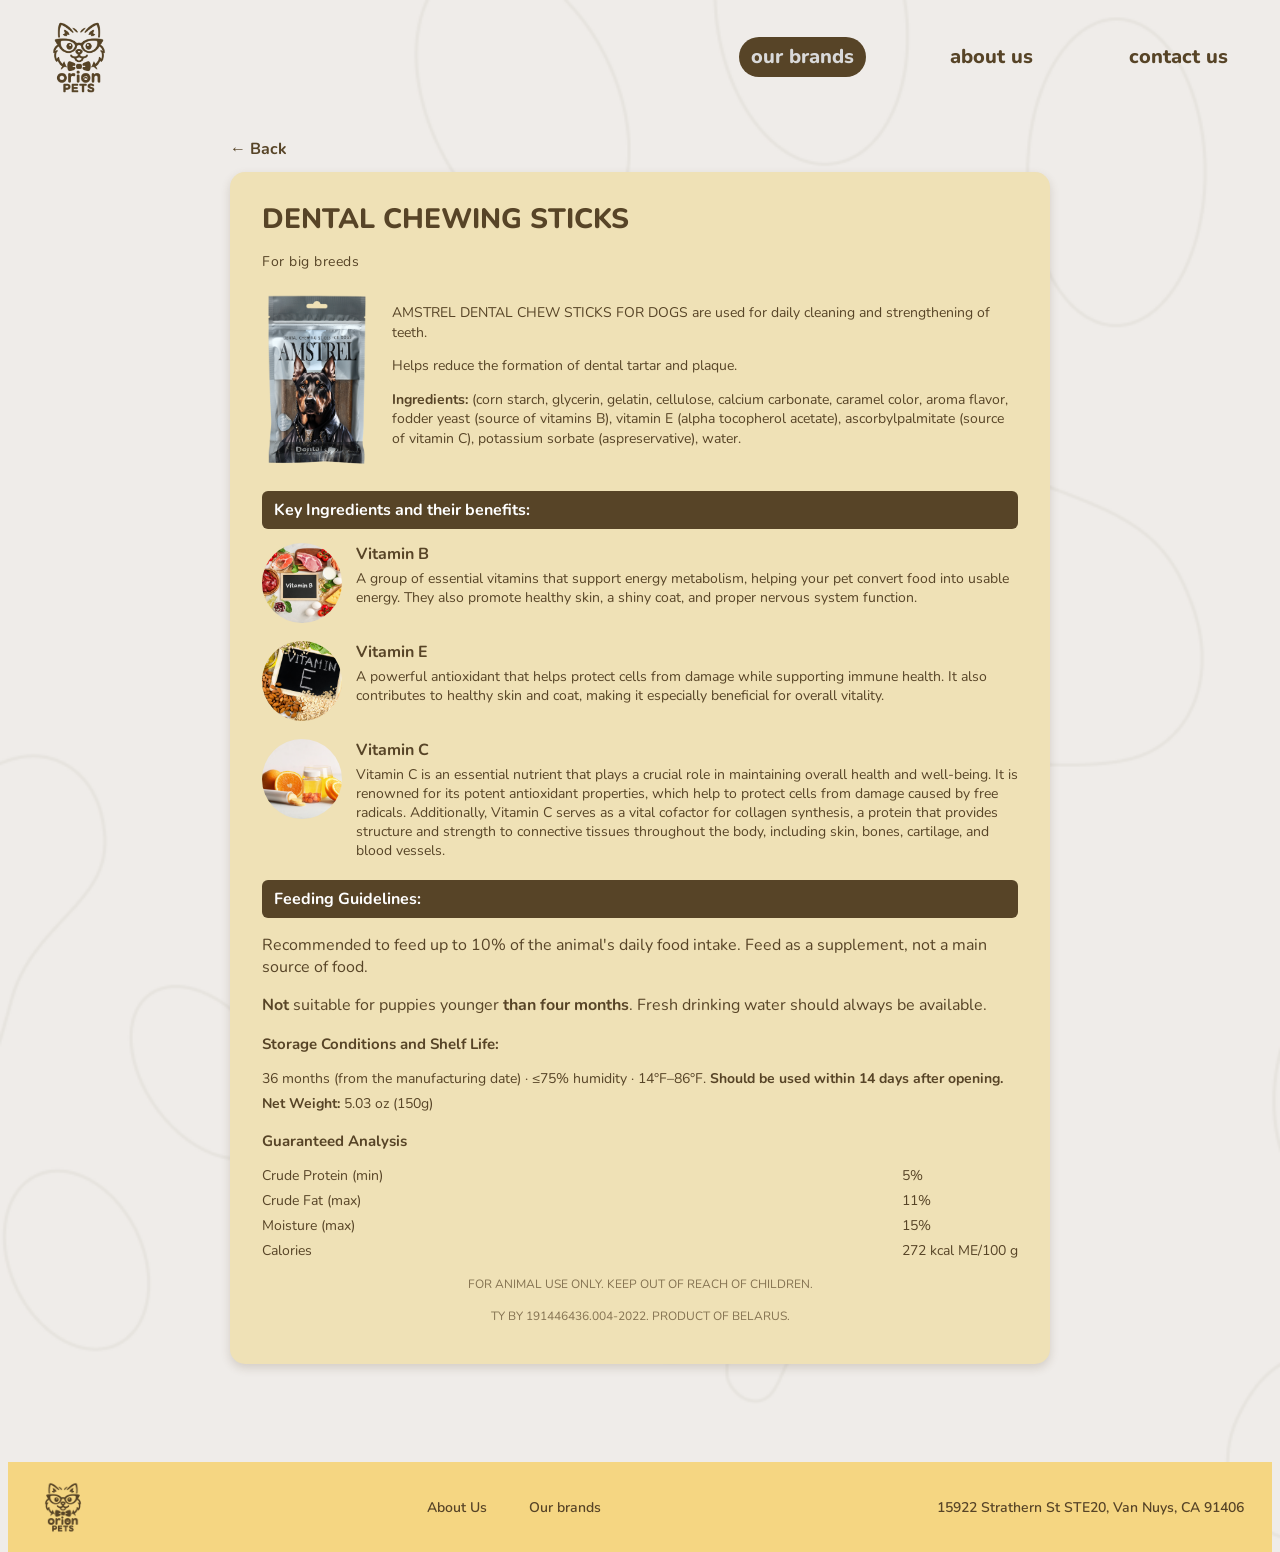
<file: product-dog-dental-big.html>
<!DOCTYPE html>
<html lang="en">
<head>
    <meta charset="UTF-8">
    <meta name="viewport" content="width=device-width, initial-scale=1.0">
    <title>Dental Sticks for Dogs (Big)</title>

    <link rel="stylesheet" href="styles.css">
    <link rel="stylesheet" href="product.css">

    <link href="https://fonts.googleapis.com/css2?family=Nunito:wght@400;500;600;700;800&display=swap" rel="stylesheet">
</head>
<body>
<div class="page-wrapper">

    <!-- NAV (same as index) -->
    <nav class="navbar">
        <a href="index.html" class="logo-link">
            <img src="./assets/logo.png" class="logo">
        </a>

        <div class="nav-links">
            <a href="brands.html" class ="active">our brands</a>
            <a href="index.html#about">about us</a>
            <a href="index.html#contact">contact us</a>
        </div>
    </nav>

    <main>
        <div class="product-wrapper">
            <a href="javascript:history.back()" class="back-btn">← Back</a>

        <!-- PRODUCT CARD -->
        <section class="product-card">

            <h1>DENTAL CHEWING STICKS</h1>
            <p class="product-sub">
                For big breeds
            </p>

            <div class="product-top">
                <img src="./assets/sticks_big.png"class="product-image">

                <div class="product-desc">
                    <p>
                        AMSTREL DENTAL CHEW STICKS FOR DOGS are used for daily cleaning and strengthening of
                        teeth.
                    </p>
                    <p>
                        Helps reduce the formation of dental tartar and plaque.
                    </p>

                    <p class="ingredients-line">
                        <strong>Ingredients:</strong> (corn starch, glycerin, gelatin, cellulose, calcium carbonate,
                        caramel color, aroma flavor, fodder yeast (source of vitamins B),
                        vitamin E (alpha tocopherol acetate), ascorbylpalmitate (source of vitamin C),
                        potassium sorbate (aspreservative), water.
                    </p>
                </div>
            </div>

            <!-- INGREDIENTS -->
            <h2 class="section-bar">Key Ingredients and their benefits:</h2>

            <div class="ingredient">
                <img src="./assets/vitaminb.png">
                <div>
                    <h3>Vitamin B</h3>
                    <p>A group of essential vitamins that support energy metabolism, helping your pet convert food into usable energy.
                        They also promote healthy skin, a shiny coat, and proper nervous system function.</p>
                </div>
            </div>

            <div class="ingredient">
                <img src="./assets/vitamine.png">
                <div>
                    <h3>Vitamin E</h3>
                    <p>A powerful antioxidant that helps protect cells from damage while supporting immune health.
                        It also contributes to healthy skin and coat, making it especially beneficial for overall vitality.</p>
                </div>
            </div>

            <div class="ingredient">
                <img src="./assets/vitaminc.png">
                <div>
                    <h3>Vitamin C</h3>
                    <p>Vitamin C is an essential nutrient that plays a crucial role in maintaining overall health and well-being. It is renowned
                        for its potent antioxidant properties, which help to protect cells from damage caused by free radicals. Additionally,
                        Vitamin C serves as a vital cofactor for collagen synthesis, a protein that provides structure and strength to
                        connective tissues throughout the body, including skin, bones, cartilage, and blood vessels.</p>
                </div>
            </div>

            <!-- GUIDELINES -->
        <h2 class="section-bar">Feeding Guidelines:</h2>
            <p>
                Recommended to feed up to 10% of the animal's daily food intake. Feed as a supplement, not a main source of food.
            </p>
            <p>
                <strong>Not</strong> suitable for puppies younger <strong>than four months</strong>. Fresh drinking water should always be available.
            </p>

            <!-- STORAGE -->
            <h3 class="subheading">Storage Conditions and Shelf Life:</h3>
            <p class="compact">
                36 months (from the manufacturing date) · ≤75% humidity · 14°F–86°F.
                <strong>Should be used within 14 days after opening.</strong>
            </p>

            <!-- WEIGHT -->
            <p class="compact"><strong>Net Weight:</strong> 5.03 oz (150g)</p>

            <!-- ANALYSIS -->
            <h3 class="subheading">Guaranteed Analysis</h3>

            <div class="analysis">
                <span>Crude Protein (min)</span><span>5%</span>
                <span>Crude Fat (max)</span><span>11%</span>
                <span>Moisture (max)</span><span>15%</span>
                <span>Calories</span><span>272 kcal ME/100 g</span>
            </div>

            <p class="fine-print">
                FOR ANIMAL USE ONLY. KEEP OUT OF REACH OF CHILDREN.
            </p>
            <p class="fine-print">
                TY BY 191446436.004-2022. PRODUCT OF BELARUS.
            </p>

        </section>
    </div>
    </main>

    <!-- FOOTER (same as index) -->
    <footer class="footer">
        <div class="footer-left">
            <img src="./assets/logo.png" class="footer-logo">
        </div>

        <div class="footer-center">
            <a href="index.html#about">About Us</a>
            <a href="brands.html">Our brands</a>
        </div>

        <div class="footer-right">
            <p>15922 Strathern St STE20, Van Nuys, CA 91406</p>
        </div>
    </footer>

</div>
</body>
</html>
</file>
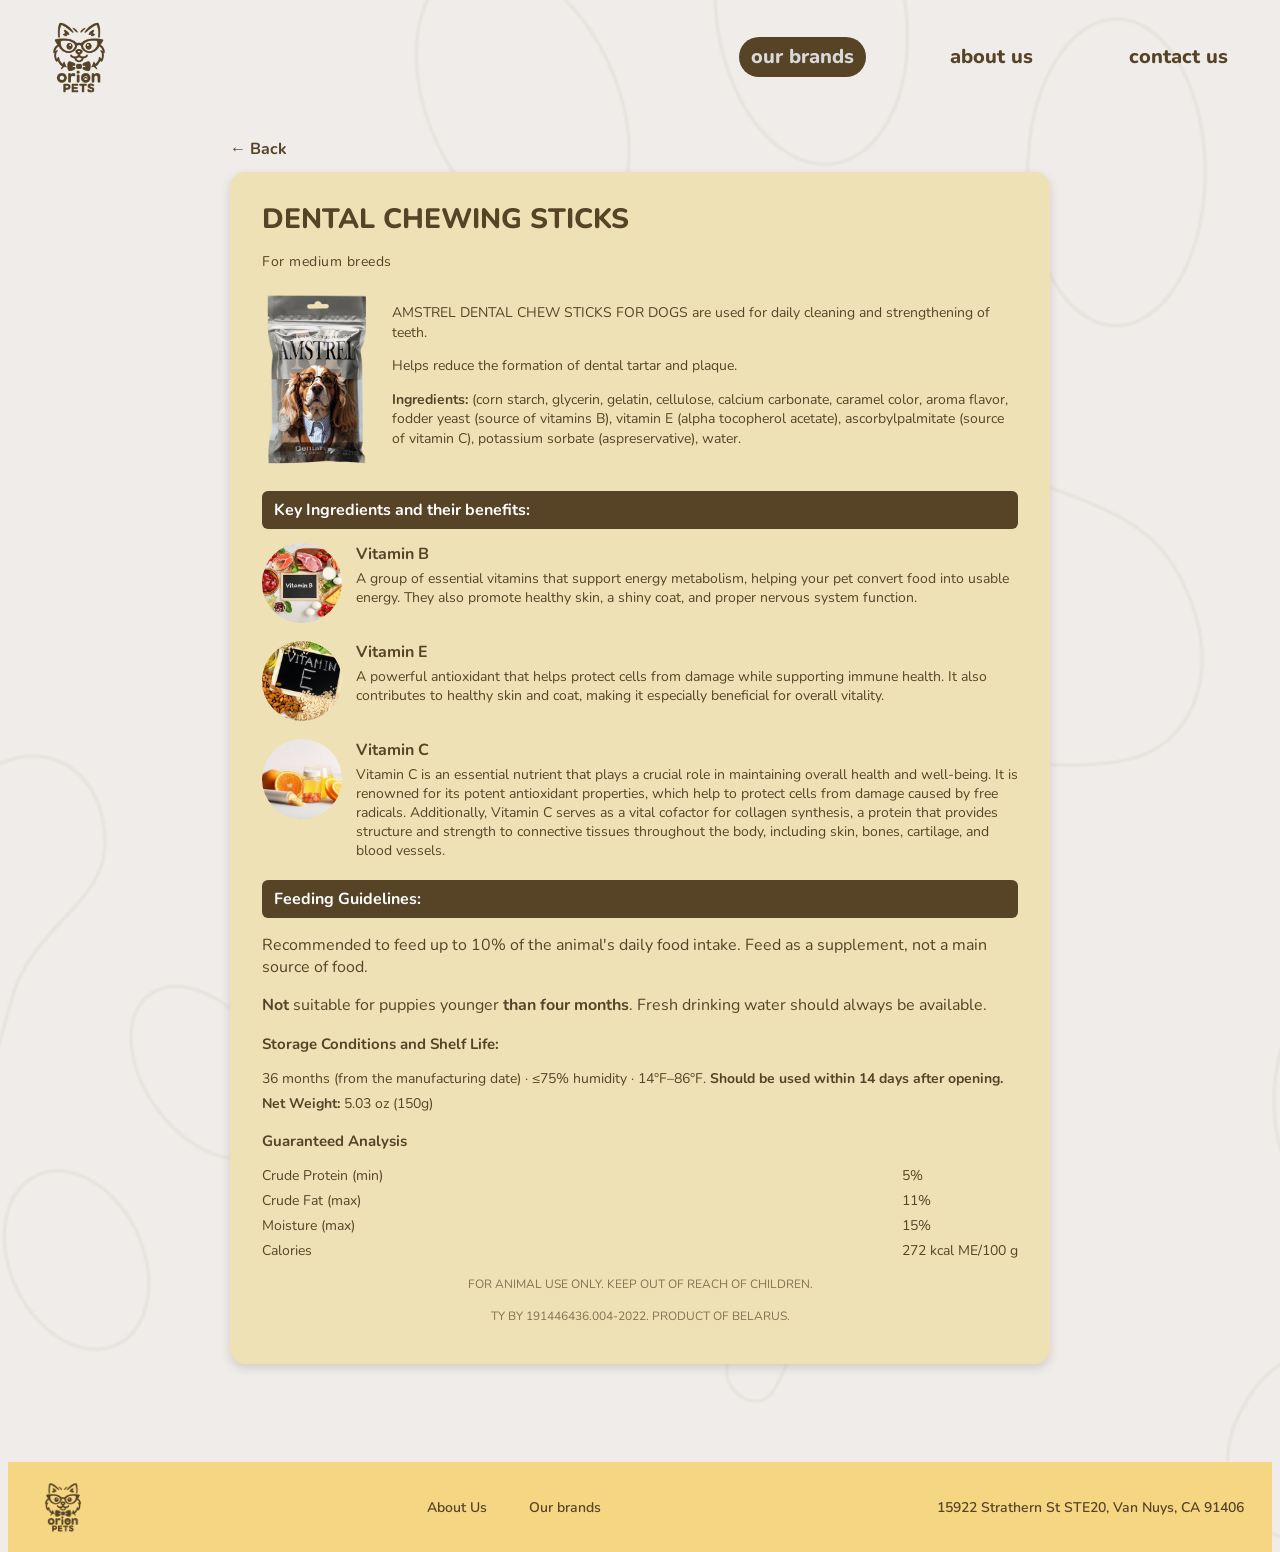
<file: product-dog-dental-medium.html>
<!DOCTYPE html>
<html lang="en">
<head>
    <meta charset="UTF-8">
    <meta name="viewport" content="width=device-width, initial-scale=1.0">
    <title>Dental Sticks for Dogs (Medium)</title>

    <link rel="stylesheet" href="styles.css">
    <link rel="stylesheet" href="product.css">

    <link href="https://fonts.googleapis.com/css2?family=Nunito:wght@400;500;600;700;800&display=swap" rel="stylesheet">
</head>
<body>
<div class="page-wrapper">

    <!-- NAV (same as index) -->
    <nav class="navbar">
        <a href="index.html" class="logo-link">
            <img src="./assets/logo.png" class="logo">
        </a>

        <div class="nav-links">
            <a href="brands.html" class ="active">our brands</a>
            <a href="index.html#about">about us</a>
            <a href="index.html#contact">contact us</a>
        </div>
    </nav>

    <main>
        <div class="product-wrapper">
            <a href="javascript:history.back()" class="back-btn">← Back</a>

        <!-- PRODUCT CARD -->
        <section class="product-card">

            <h1>DENTAL CHEWING STICKS</h1>
            <p class="product-sub">
                For medium breeds
            </p>

            <div class="product-top">
                <img src="./assets/sticks_medium.png"class="product-image">

                <div class="product-desc">
                    <p>
                        AMSTREL DENTAL CHEW STICKS FOR DOGS are used for daily cleaning and strengthening of
                        teeth.
                    </p>
                    <p>
                        Helps reduce the formation of dental tartar and plaque.
                    </p>

                    <p class="ingredients-line">
                        <strong>Ingredients:</strong> (corn starch, glycerin, gelatin, cellulose, calcium carbonate,
                        caramel color, aroma flavor, fodder yeast (source of vitamins B),
                        vitamin E (alpha tocopherol acetate), ascorbylpalmitate (source of vitamin C),
                        potassium sorbate (aspreservative), water.
                    </p>
                </div>
            </div>

            <!-- INGREDIENTS -->
            <h2 class="section-bar">Key Ingredients and their benefits:</h2>

            <div class="ingredient">
                <img src="./assets/vitaminb.png">
                <div>
                    <h3>Vitamin B</h3>
                    <p>A group of essential vitamins that support energy metabolism, helping your pet convert food into usable energy.
                        They also promote healthy skin, a shiny coat, and proper nervous system function.</p>
                </div>
            </div>

            <div class="ingredient">
                <img src="./assets/vitamine.png">
                <div>
                    <h3>Vitamin E</h3>
                    <p>A powerful antioxidant that helps protect cells from damage while supporting immune health.
                        It also contributes to healthy skin and coat, making it especially beneficial for overall vitality.</p>
                </div>
            </div>

            <div class="ingredient">
                <img src="./assets/vitaminc.png">
                <div>
                    <h3>Vitamin C</h3>
                    <p>Vitamin C is an essential nutrient that plays a crucial role in maintaining overall health and well-being. It is renowned
                        for its potent antioxidant properties, which help to protect cells from damage caused by free radicals. Additionally,
                        Vitamin C serves as a vital cofactor for collagen synthesis, a protein that provides structure and strength to
                        connective tissues throughout the body, including skin, bones, cartilage, and blood vessels.</p>
                </div>
            </div>

            <!-- GUIDELINES -->
        <h2 class="section-bar">Feeding Guidelines:</h2>
            <p>
                Recommended to feed up to 10% of the animal's daily food intake. Feed as a supplement, not a main source of food.
            </p>
            <p>
                <strong>Not</strong> suitable for puppies younger <strong>than four months</strong>. Fresh drinking water should always be available.
            </p>

            <!-- STORAGE -->
            <h3 class="subheading">Storage Conditions and Shelf Life:</h3>
            <p class="compact">
                36 months (from the manufacturing date) · ≤75% humidity · 14°F–86°F.
                <strong>Should be used within 14 days after opening.</strong>
            </p>

            <!-- WEIGHT -->
            <p class="compact"><strong>Net Weight:</strong> 5.03 oz (150g)</p>

            <!-- ANALYSIS -->
            <h3 class="subheading">Guaranteed Analysis</h3>

            <div class="analysis">
                <span>Crude Protein (min)</span><span>5%</span>
                <span>Crude Fat (max)</span><span>11%</span>
                <span>Moisture (max)</span><span>15%</span>
                <span>Calories</span><span>272 kcal ME/100 g</span>
            </div>

            <p class="fine-print">
                FOR ANIMAL USE ONLY. KEEP OUT OF REACH OF CHILDREN.
            </p>
            <p class="fine-print">
                TY BY 191446436.004-2022. PRODUCT OF BELARUS.
            </p>

        </section>
    </div>
    </main>

    <!-- FOOTER (same as index) -->
    <footer class="footer">
        <div class="footer-left">
            <img src="./assets/logo.png" class="footer-logo">
        </div>

        <div class="footer-center">
            <a href="index.html#about">About Us</a>
            <a href="brands.html">Our brands</a>
        </div>

        <div class="footer-right">
            <p>15922 Strathern St STE20, Van Nuys, CA 91406</p>
        </div>
    </footer>

</div>
</body>
</html>
</file>
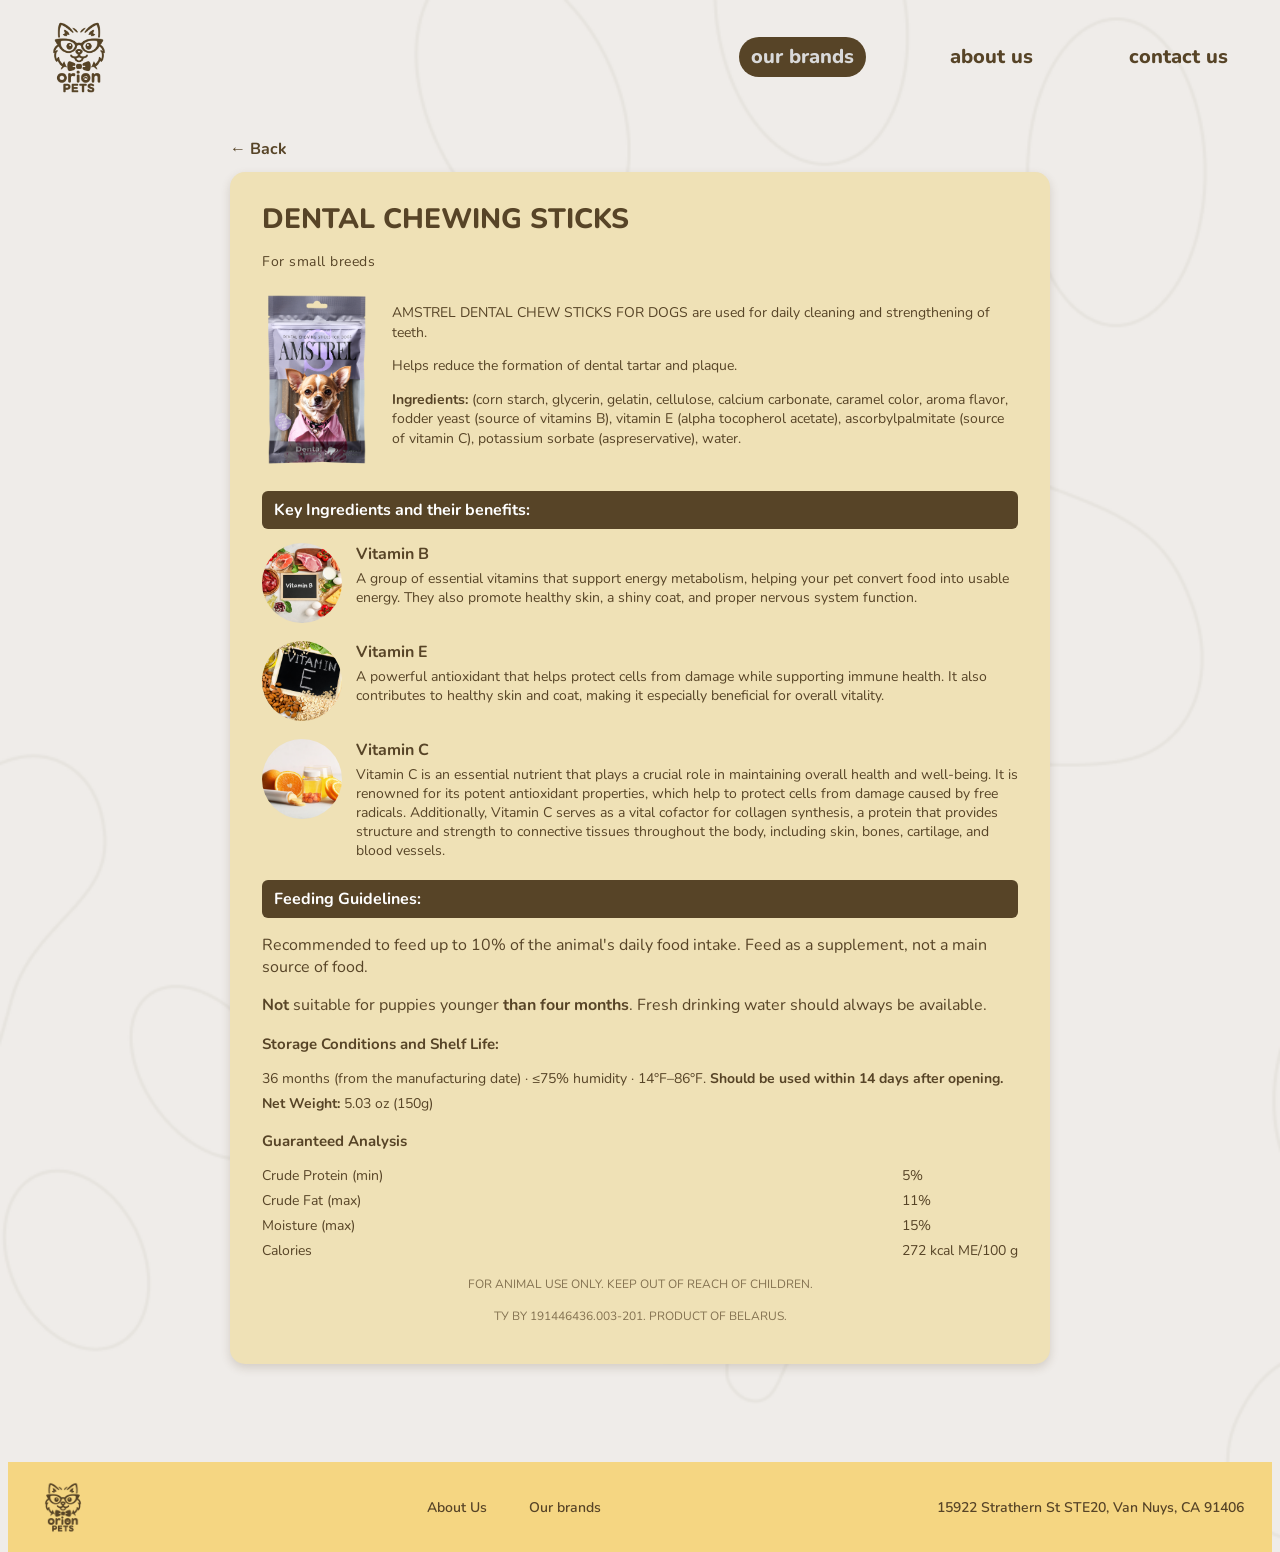
<file: product-dog-dental-small.html>
<!DOCTYPE html>
<html lang="en">
<head>
    <meta charset="UTF-8">
    <meta name="viewport" content="width=device-width, initial-scale=1.0">
    <title>Dental Sticks for Dogs (Small)</title>

    <link rel="stylesheet" href="styles.css">
    <link rel="stylesheet" href="product.css">

    <link href="https://fonts.googleapis.com/css2?family=Nunito:wght@400;500;600;700;800&display=swap" rel="stylesheet">
</head>
<body>
<div class="page-wrapper">

    <!-- NAV (same as index) -->
    <nav class="navbar">
        <a href="index.html" class="logo-link">
            <img src="./assets/logo.png" class="logo">
        </a>

        <div class="nav-links">
            <a href="brands.html" class ="active">our brands</a>
            <a href="index.html#about">about us</a>
            <a href="index.html#contact">contact us</a>
        </div>
    </nav>

    <main>
        <div class="product-wrapper">
            <a href="javascript:history.back()" class="back-btn">← Back</a>

        <!-- PRODUCT CARD -->
        <section class="product-card">

            <h1>DENTAL CHEWING STICKS</h1>
            <p class="product-sub">
                For small breeds
            </p>

            <div class="product-top">
                <img src="./assets/sticks_small.png"class="product-image">

                <div class="product-desc">
                    <p>
                        AMSTREL DENTAL CHEW STICKS FOR DOGS are used for daily cleaning and strengthening of
                        teeth.
                    </p>
                    <p>
                        Helps reduce the formation of dental tartar and plaque.
                    </p>

                    <p class="ingredients-line">
                        <strong>Ingredients:</strong> (corn starch, glycerin, gelatin, cellulose, calcium carbonate,
                        caramel color, aroma flavor, fodder yeast (source of vitamins B),
                        vitamin E (alpha tocopherol acetate), ascorbylpalmitate (source of vitamin C),
                        potassium sorbate (aspreservative), water.
                    </p>
                </div>
            </div>

            <!-- INGREDIENTS -->
            <h2 class="section-bar">Key Ingredients and their benefits:</h2>

            <div class="ingredient">
                <img src="./assets/vitaminb.png">
                <div>
                    <h3>Vitamin B</h3>
                    <p>A group of essential vitamins that support energy metabolism, helping your pet convert food into usable energy.
                        They also promote healthy skin, a shiny coat, and proper nervous system function.</p>
                </div>
            </div>

            <div class="ingredient">
                <img src="./assets/vitamine.png">
                <div>
                    <h3>Vitamin E</h3>
                    <p>A powerful antioxidant that helps protect cells from damage while supporting immune health.
                        It also contributes to healthy skin and coat, making it especially beneficial for overall vitality.</p>
                </div>
            </div>

            <div class="ingredient">
                <img src="./assets/vitaminc.png">
                <div>
                    <h3>Vitamin C</h3>
                    <p>Vitamin C is an essential nutrient that plays a crucial role in maintaining overall health and well-being. It is renowned
                        for its potent antioxidant properties, which help to protect cells from damage caused by free radicals. Additionally,
                        Vitamin C serves as a vital cofactor for collagen synthesis, a protein that provides structure and strength to
                        connective tissues throughout the body, including skin, bones, cartilage, and blood vessels.</p>
                </div>
            </div>
            <!-- GUIDELINES -->
            <h2 class="section-bar">Feeding Guidelines:</h2>
            <p>
                Recommended to feed up to 10% of the animal's daily food intake. Feed as a supplement, not a main source of food.
            </p>
            <p>
                <strong>Not</strong> suitable for puppies younger <strong>than four months</strong>. Fresh drinking water should always be available.
            </p>

            <!-- STORAGE -->
            <h3 class="subheading">Storage Conditions and Shelf Life:</h3>
            <p class="compact">
                36 months (from the manufacturing date) · ≤75% humidity · 14°F–86°F.
                <strong>Should be used within 14 days after opening.</strong>
            </p>

            <!-- WEIGHT -->
            <p class="compact"><strong>Net Weight:</strong> 5.03 oz (150g)</p>

            <!-- ANALYSIS -->
            <h3 class="subheading">Guaranteed Analysis</h3>

            <div class="analysis">
                <span>Crude Protein (min)</span><span>5%</span>
                <span>Crude Fat (max)</span><span>11%</span>
                <span>Moisture (max)</span><span>15%</span>
                <span>Calories</span><span>272 kcal ME/100 g</span>
            </div>

            <p class="fine-print">
                FOR ANIMAL USE ONLY. KEEP OUT OF REACH OF CHILDREN.
            </p>
            <p class="fine-print">
                ТУ BY 191446436.003-201. PRODUCT OF BELARUS.
            </p>

        </section>
    </div>
    </main>

    <!-- FOOTER (same as index) -->
    <footer class="footer">
        <div class="footer-left">
            <img src="./assets/logo.png" class="footer-logo">
        </div>

        <div class="footer-center">
            <a href="index.html#about">About Us</a>
            <a href="brands.html">Our brands</a>
        </div>

        <div class="footer-right">
            <p>15922 Strathern St STE20, Van Nuys, CA 91406</p>
        </div>
    </footer>

</div>
</body>
</html>
</file>
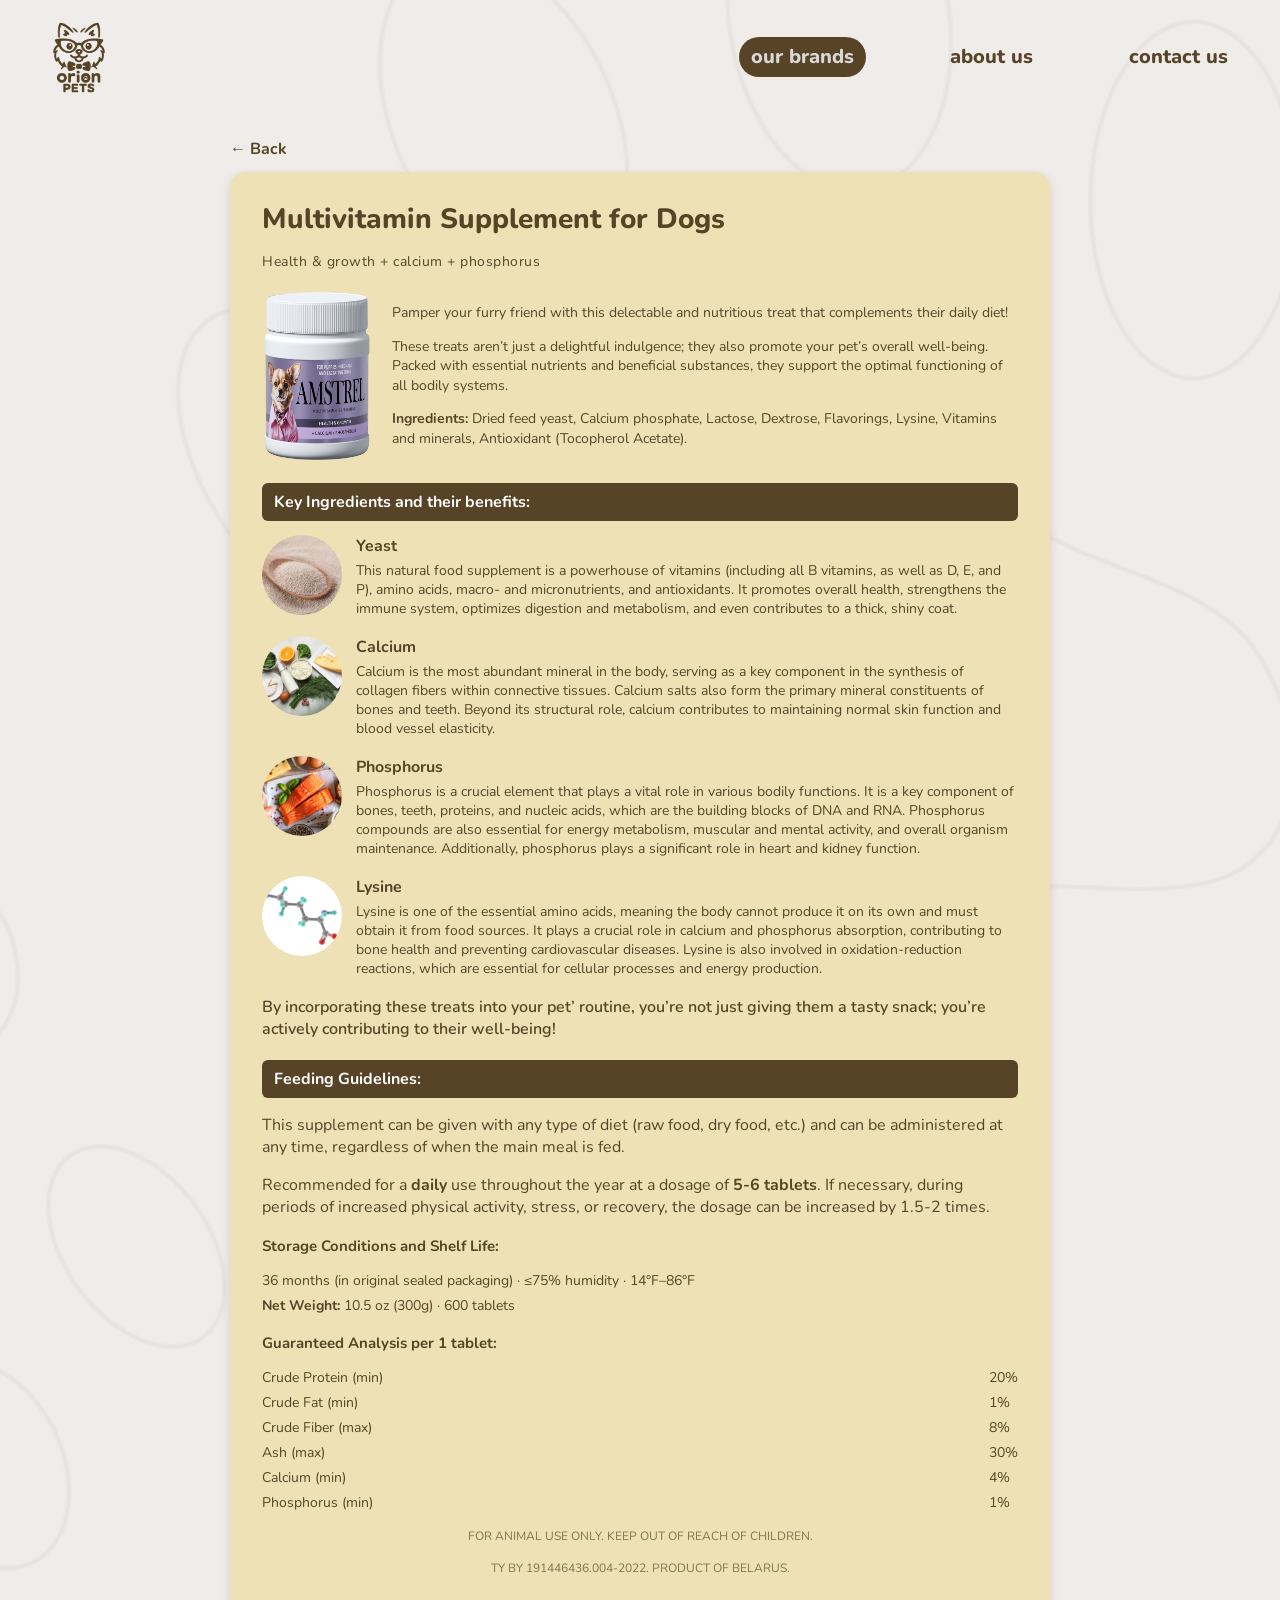
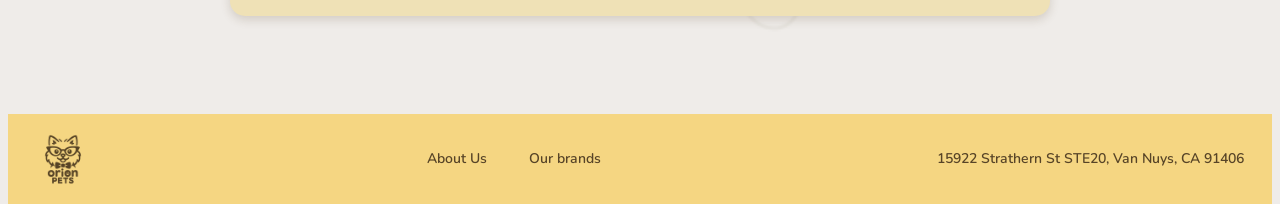
<file: product-dog-health-growth.html>
<!DOCTYPE html>
<html lang="en">
<head>
    <meta charset="UTF-8">
    <meta name="viewport" content="width=device-width, initial-scale=1.0">
    <title>Dog Health & Growth</title>

    <link rel="stylesheet" href="styles.css">
    <link rel="stylesheet" href="product.css">

    <link href="https://fonts.googleapis.com/css2?family=Nunito:wght@400;500;600;700;800&display=swap" rel="stylesheet">
</head>
<body>
<div class="page-wrapper">

    <!-- NAV (same as index) -->
    <nav class="navbar">
        <a href="index.html" class="logo-link">
            <img src="./assets/logo.png" class="logo">
        </a>

        <div class="nav-links">
            <a href="brands.html" class ="active">our brands</a>
            <a href="index.html#about">about us</a>
            <a href="index.html#contact">contact us</a>
        </div>
    </nav>

    <main>
        <div class="product-wrapper">
            <a href="javascript:history.back()" class="back-btn">← Back</a>

        <!-- PRODUCT CARD -->
        <section class="product-card">

            <h1>Multivitamin Supplement for Dogs</h1>
            <p class="product-sub">
                Health & growth + calcium + phosphorus
            </p>

            <div class="product-top">
                <img src="./assets/dogs_health_growth.png"class="product-image">

                <div class="product-desc">
                    <p>
                        Pamper your furry friend with this delectable and nutritious treat that complements their daily diet!
                    </p>
                    <p>
                        These treats aren’t just a delightful indulgence; they also promote your pet’s overall well-being. Packed with essential
                        nutrients and beneficial substances, they support the optimal functioning of all bodily systems.
                    </p>

                    <p class="ingredients-line">
                        <strong>Ingredients:</strong> Dried feed yeast, Calcium phosphate, Lactose,
                        Dextrose, Flavorings, Lysine, Vitamins and minerals,
                        Antioxidant (Tocopherol Acetate).
                    </p>
                </div>
            </div>

            <!-- INGREDIENTS -->
            <h2 class="section-bar">Key Ingredients and their benefits:</h2>

            <div class="ingredient">
                <img src="./assets/yeast.png">
                <div>
                    <h3>Yeast</h3>
                    <p>This natural food supplement is a powerhouse of vitamins (including all B vitamins, as well as D, E, and P),
                        amino acids, macro- and micronutrients, and antioxidants. It promotes overall health, strengthens the immune
                        system, optimizes digestion and metabolism, and even contributes to a thick, shiny coat.</p>
                </div>
            </div>

            <div class="ingredient">
                <img src="./assets/calcium.png">
                <div>
                    <h3>Calcium</h3>
                    <p>Calcium is the most abundant mineral in the body, serving as a key component in the synthesis of collagen fibers
                        within connective tissues. Calcium salts also form the primary mineral constituents of bones and teeth. Beyond its
                        structural role, calcium contributes to maintaining normal skin function and blood vessel elasticity.</p>
                </div>
            </div>

            <div class="ingredient">
                <img src="./assets/phosphorus.png">
                <div>
                    <h3>Phosphorus</h3>
                    <p>Phosphorus is a crucial element that plays a vital role in various bodily functions. It is a key component of bones,
                        teeth, proteins, and nucleic acids, which are the building blocks of DNA and RNA. Phosphorus compounds are also
                        essential for energy metabolism, muscular and mental activity, and overall organism maintenance. Additionally,
                        phosphorus plays a significant role in heart and kidney function.</p>
                </div>
            </div>

            <div class="ingredient">
                <img src="./assets/lysine.png">
                <div>
                    <h3>Lysine</h3>
                    <p>Lysine is one of the essential amino acids, meaning the body cannot produce it on its own and must obtain it from
                        food sources. It plays a crucial role in calcium and phosphorus absorption, contributing to bone health and preventing
                        cardiovascular diseases. Lysine is also involved in oxidation-reduction reactions, which are essential for cellular
                        processes and energy production.</p>
                </div>
            </div>

            <p class="highlight">
                By incorporating these treats into your pet’ routine, you’re not just giving them a tasty snack;
                you’re actively contributing to their well-being!
            </p>

            <!-- GUIDELINES -->
            <h2 class="section-bar">Feeding Guidelines:</h2>
            <p>
                This supplement can be given with any type of diet (raw food, dry food, etc.) and can be
                administered at any time, regardless of when the main meal is fed.
            </p>
            <p>
                Recommended for a <strong>daily</strong> use throughout the year at a dosage of <strong>5-6 tablets</strong>. If necessary,
                during periods of increased physical activity, stress, or recovery, the dosage can be increased by 1.5-2 times.
            </p>

            <!-- STORAGE -->
            <h3 class="subheading">Storage Conditions and Shelf Life:</h3>
            <p class="compact">
                36 months (in original sealed packaging) · ≤75% humidity · 14°F–86°F
            </p>

            <!-- WEIGHT -->
            <p class="compact"><strong>Net Weight:</strong> 10.5 oz (300g) · 600 tablets</p>

            <!-- ANALYSIS -->
            <h3 class="subheading">Guaranteed Analysis per 1 tablet:</h3>

            <div class="analysis">
                <span>Crude Protein (min)</span><span>20%</span>
                <span>Crude Fat (min)</span><span>1%</span>
                <span>Crude Fiber (max)</span><span>8%</span>
                <span>Ash (max)</span><span>30%</span>
                <span>Calcium (min)</span><span>4%</span>
                <span>Phosphorus (min)</span><span>1%</span>
            </div>

            <p class="fine-print">
                FOR ANIMAL USE ONLY. KEEP OUT OF REACH OF CHILDREN.
            </p>
            <p class="fine-print">
                TY BY 191446436.004-2022. PRODUCT OF BELARUS.
            </p>

        </section>
    </div>
    </main>

    <!-- FOOTER (same as index) -->
    <footer class="footer">
        <div class="footer-left">
            <img src="./assets/logo.png" class="footer-logo">
        </div>

        <div class="footer-center">
            <a href="index.html#about">About Us</a>
            <a href="brands.html">Our brands</a>
        </div>

        <div class="footer-right">
            <p>15922 Strathern St STE20, Van Nuys, CA 91406</p>
        </div>
    </footer>

</div>
</body>
</html>
</file>
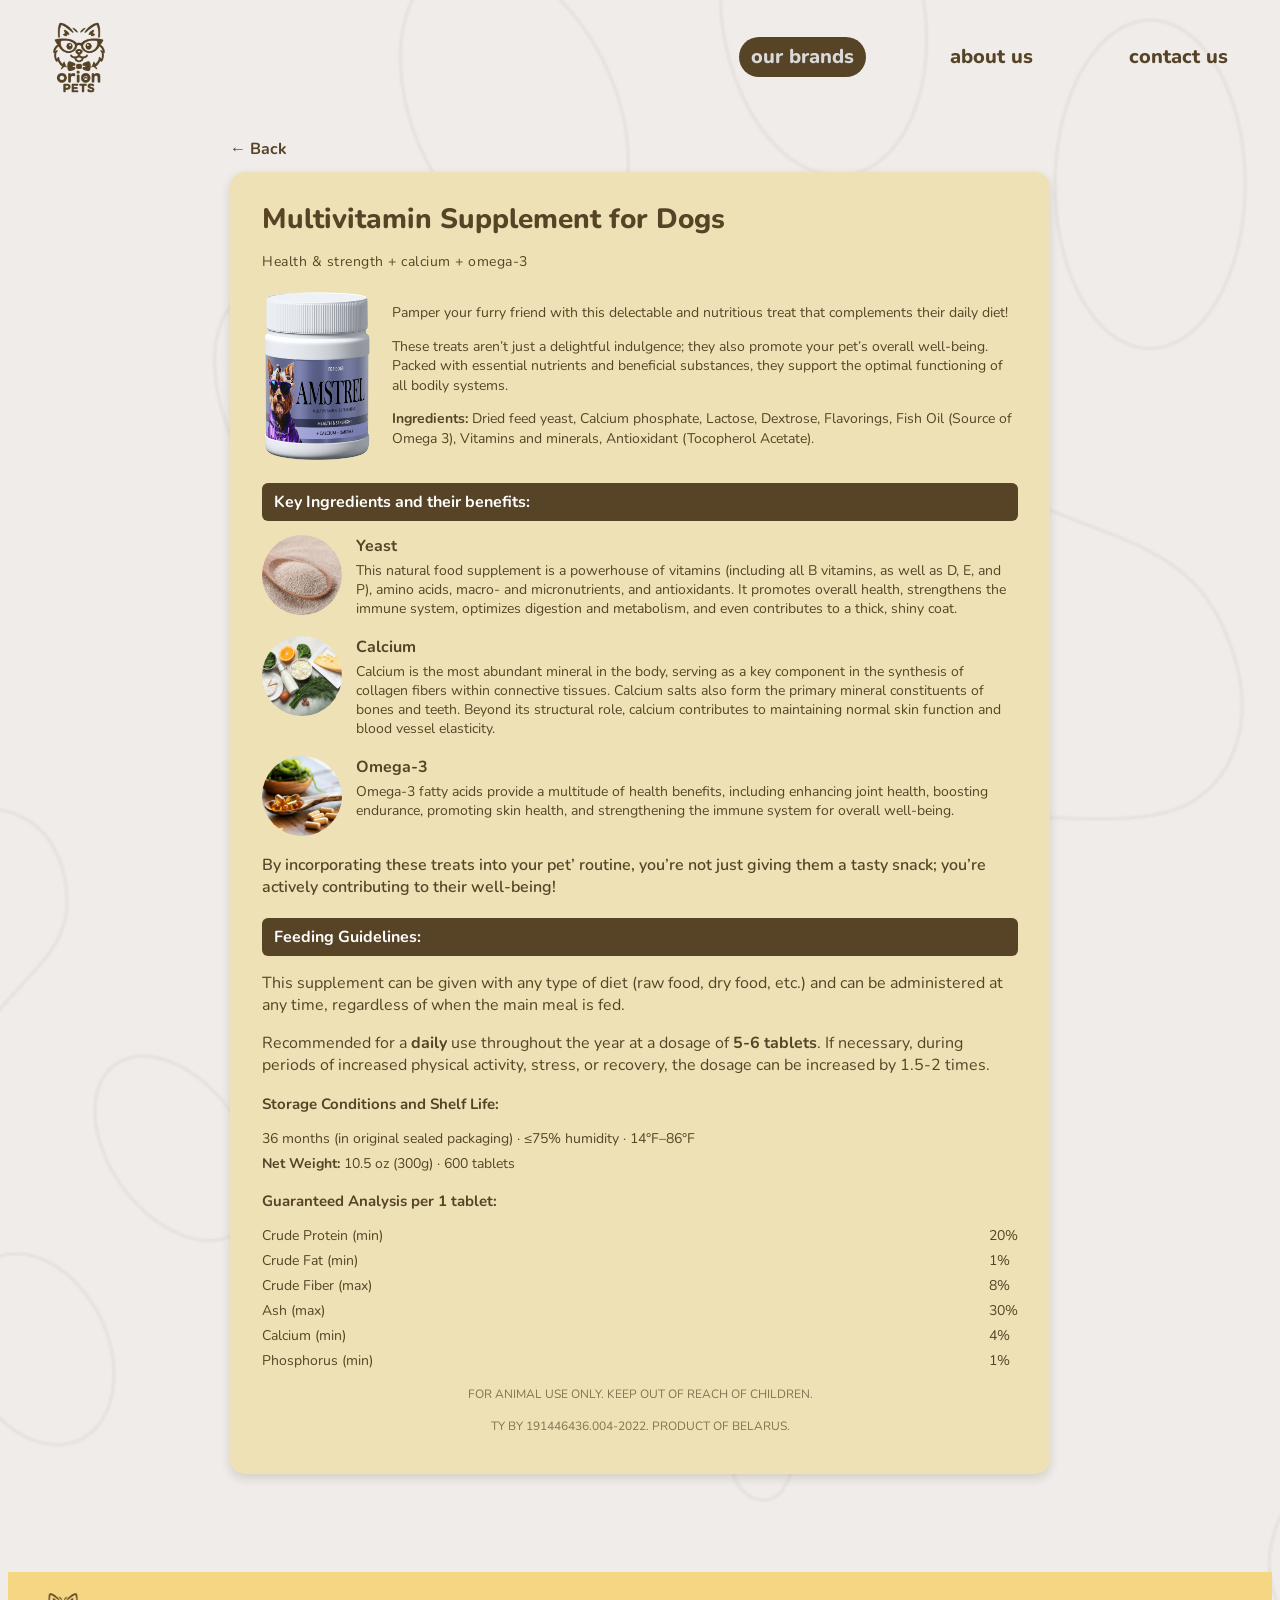
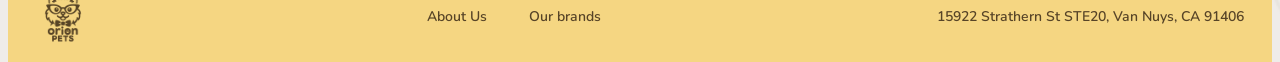
<file: product-dog-health-strength.html>
<!DOCTYPE html>
<html lang="en">
<head>
    <meta charset="UTF-8">
    <meta name="viewport" content="width=device-width, initial-scale=1.0">
    <title>Dog Health & Strength</title>

    <link rel="stylesheet" href="styles.css">
    <link rel="stylesheet" href="product.css">

    <link href="https://fonts.googleapis.com/css2?family=Nunito:wght@400;500;600;700;800&display=swap" rel="stylesheet">
</head>
<body>
<div class="page-wrapper">

    <!-- NAV (same as index) -->
    <nav class="navbar">
        <a href="index.html" class="logo-link">
            <img src="./assets/logo.png" class="logo">
        </a>

        <div class="nav-links">
            <a href="brands.html" class ="active">our brands</a>
            <a href="index.html#about">about us</a>
            <a href="index.html#contact">contact us</a>
        </div>
    </nav>

    <main>
        <div class="product-wrapper">
            <a href="javascript:history.back()" class="back-btn">← Back</a>

        <!-- PRODUCT CARD -->
        <section class="product-card">

            <h1>Multivitamin Supplement for Dogs</h1>
            <p class="product-sub">
                Health & strength + calcium + omega-3
            </p>

            <div class="product-top">
                <img src="./assets/dogs_health_strength.png"class="product-image">

                <div class="product-desc">
                    <p>
                        Pamper your furry friend with this delectable and nutritious treat that complements their daily diet!
                    </p>
                    <p>
                        These treats aren’t just a delightful indulgence; they also promote your pet’s overall well-being. Packed with essential
                        nutrients and beneficial substances, they support the optimal functioning of all bodily systems.
                    </p>

                    <p class="ingredients-line">
                        <strong>Ingredients:</strong> Dried feed yeast, Calcium phosphate, Lactose,
                        Dextrose, Flavorings, Fish Oil (Source of Omega 3),
                        Vitamins and minerals, Antioxidant (Tocopherol Acetate).
                    </p>
                </div>
            </div>

            <!-- INGREDIENTS -->
            <h2 class="section-bar">Key Ingredients and their benefits:</h2>

            <div class="ingredient">
                <img src="./assets/yeast.png">
                <div>
                    <h3>Yeast</h3>
                    <p>This natural food supplement is a powerhouse of vitamins (including all B vitamins, as well as D, E, and P),
                        amino acids, macro- and micronutrients, and antioxidants. It promotes overall health, strengthens the immune
                        system, optimizes digestion and metabolism, and even contributes to a thick, shiny coat.</p>
                </div>
            </div>

            <div class="ingredient">
                <img src="./assets/calcium.png">
                <div>
                    <h3>Calcium</h3>
                    <p>Calcium is the most abundant mineral in the body, serving as a key component in the synthesis of collagen fibers
                        within connective tissues. Calcium salts also form the primary mineral constituents of bones and teeth. Beyond its
                        structural role, calcium contributes to maintaining normal skin function and blood vessel elasticity.</p>
                </div>
            </div>

            <div class="ingredient">
                <img src="./assets/omega3.png">
                <div>
                    <h3>Omega-3</h3>
                    <p>Omega-3 fatty acids provide a multitude of health benefits, including enhancing joint health, boosting endurance,
                        promoting skin health, and strengthening the immune system for overall well-being.</p>
                </div>
            </div>

            <p class="highlight">
                By incorporating these treats into your pet’ routine, you’re not just giving them a tasty snack;
                you’re actively contributing to their well-being!
            </p>

            <!-- GUIDELINES -->
            <h2 class="section-bar">Feeding Guidelines:</h2>
            <p>
                This supplement can be given with any type of diet (raw food, dry food, etc.) and can be
                administered at any time, regardless of when the main meal is fed.
            </p>
            <p>
                Recommended for a <strong>daily</strong> use throughout the year at a dosage of <strong>5-6 tablets</strong>. If necessary,
                during periods of increased physical activity, stress, or recovery, the dosage can be increased by 1.5-2 times.
            </p>

            <!-- STORAGE -->
            <h3 class="subheading">Storage Conditions and Shelf Life:</h3>
            <p class="compact">
                36 months (in original sealed packaging) · ≤75% humidity · 14°F–86°F
            </p>

            <!-- WEIGHT -->
            <p class="compact"><strong>Net Weight:</strong> 10.5 oz (300g) · 600 tablets</p>

            <!-- ANALYSIS -->
            <h3 class="subheading">Guaranteed Analysis per 1 tablet:</h3>

            <div class="analysis">
                <span>Crude Protein (min)</span><span>20%</span>
                <span>Crude Fat (min)</span><span>1%</span>
                <span>Crude Fiber (max)</span><span>8%</span>
                <span>Ash (max)</span><span>30%</span>
                <span>Calcium (min)</span><span>4%</span>
                <span>Phosphorus (min)</span><span>1%</span>
            </div>

            <p class="fine-print">
                FOR ANIMAL USE ONLY. KEEP OUT OF REACH OF CHILDREN.
            </p>
            <p class="fine-print">
                TY BY 191446436.004-2022. PRODUCT OF BELARUS.
            </p>

        </section>
    </div>
    </main>

    <!-- FOOTER (same as index) -->
    <footer class="footer">
        <div class="footer-left">
            <img src="./assets/logo.png" class="footer-logo">
        </div>

        <div class="footer-center">
            <a href="index.html#about">About Us</a>
            <a href="brands.html">Our brands</a>
        </div>

        <div class="footer-right">
            <p>15922 Strathern St STE20, Van Nuys, CA 91406</p>
        </div>
    </footer>

</div>
</body>
</html>
</file>
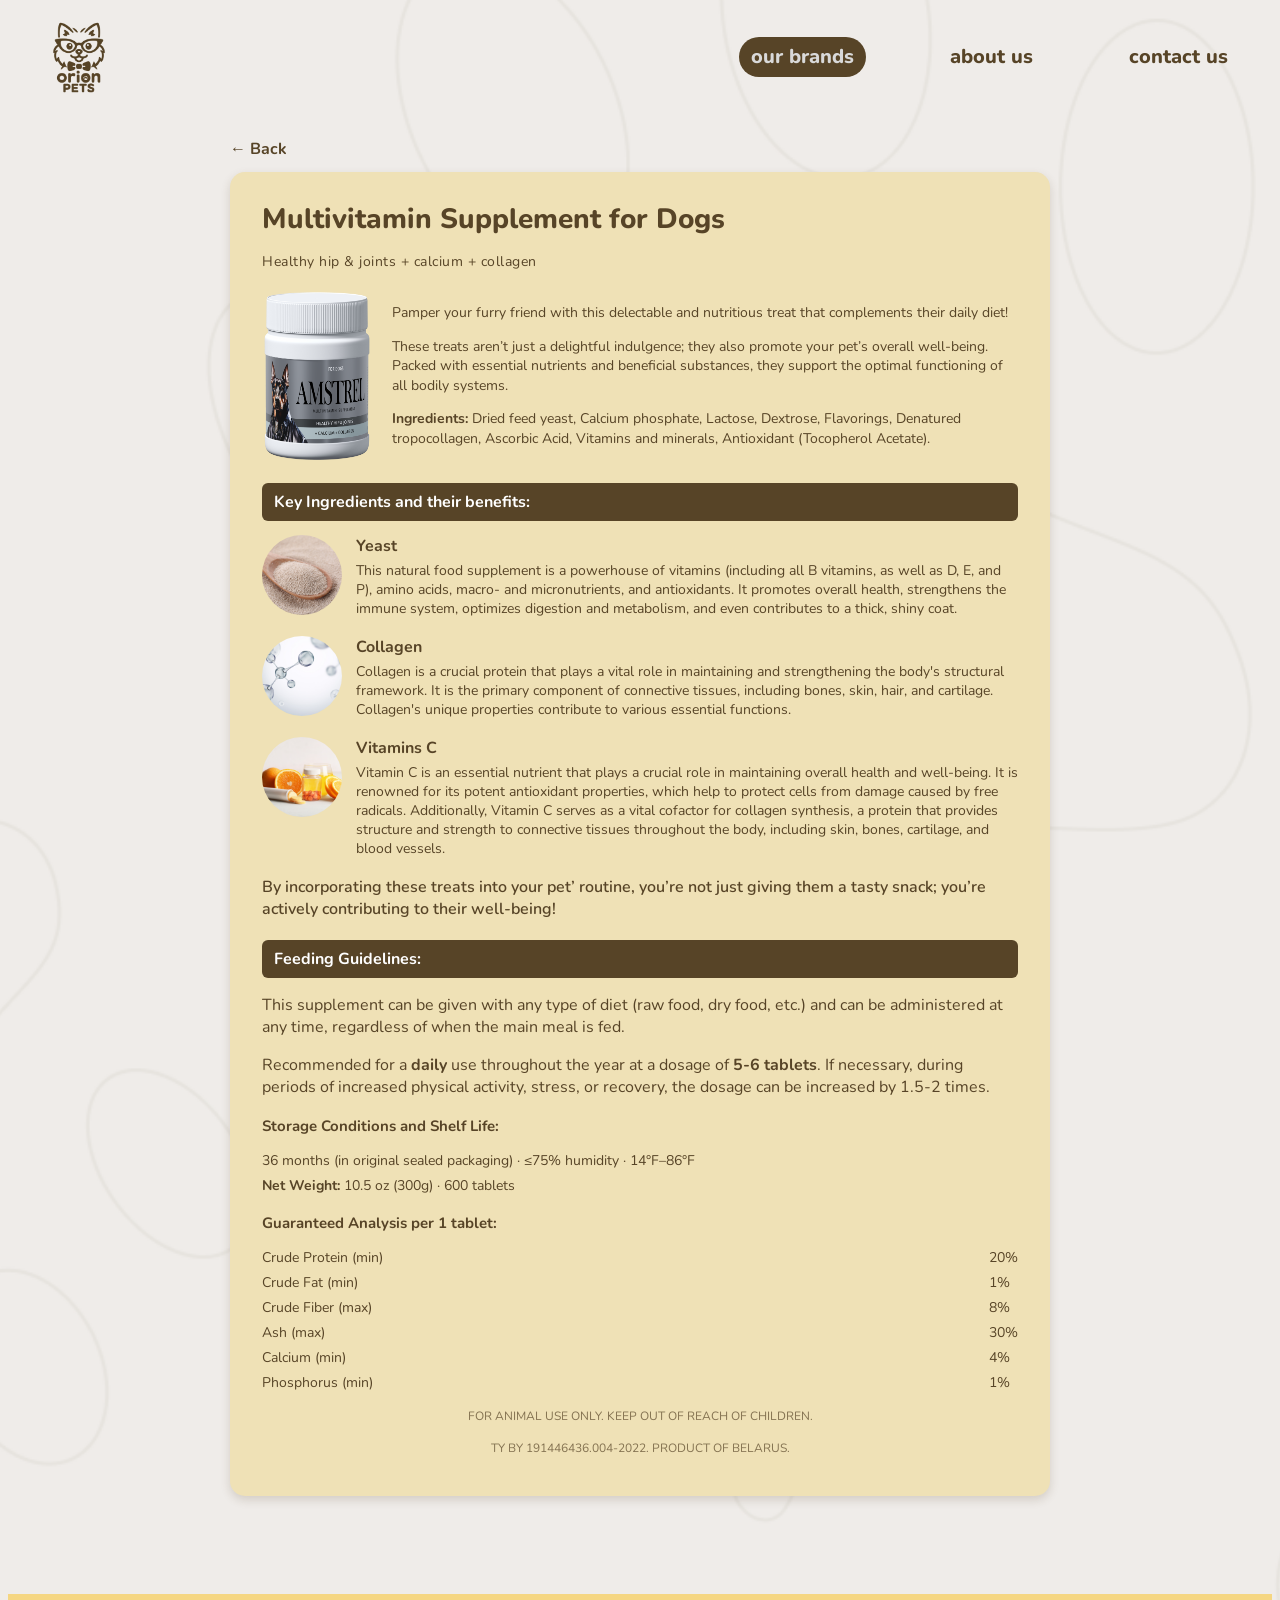
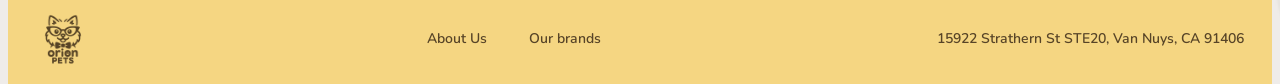
<file: product-dog-hips-joints.html>
<!DOCTYPE html>
<html lang="en">
<head>
    <meta charset="UTF-8">
    <meta name="viewport" content="width=device-width, initial-scale=1.0">
    <title>Cat Skin & Coat</title>

    <link rel="stylesheet" href="styles.css">
    <link rel="stylesheet" href="product.css">

    <link href="https://fonts.googleapis.com/css2?family=Nunito:wght@400;500;600;700;800&display=swap" rel="stylesheet">
</head>
<body>
<div class="page-wrapper">

    <!-- NAV (same as index) -->
    <nav class="navbar">
        <a href="index.html" class="logo-link">
            <img src="./assets/logo.png" class="logo">
        </a>

        <div class="nav-links">
            <a href="brands.html" class ="active">our brands</a>
            <a href="index.html#about">about us</a>
            <a href="index.html#contact">contact us</a>
        </div>
    </nav>

    <main>
        <div class="product-wrapper">
            <a href="javascript:history.back()" class="back-btn">← Back</a>

        <!-- PRODUCT CARD -->
        <section class="product-card">

            <h1>Multivitamin Supplement for Dogs</h1>
            <p class="product-sub">
                Healthy hip & joints + calcium + collagen
            </p>

            <div class="product-top">
                <img src="./assets/dogs_hips_joints.png"class="product-image">

                <div class="product-desc">
                    <p>
                        Pamper your furry friend with this delectable and nutritious treat that complements their daily diet!
                    </p>
                    <p>
                        These treats aren’t just a delightful indulgence; they also promote your pet’s overall well-being. Packed with essential
                        nutrients and beneficial substances, they support the optimal functioning of all bodily systems.
                    </p>

                    <p class="ingredients-line">
                        <strong>Ingredients:</strong> Dried feed yeast, Calcium phosphate, Lactose,
                        Dextrose, Flavorings, Denatured tropocollagen,
                        Ascorbic Acid, Vitamins and minerals, Antioxidant (Tocopherol Acetate).
                    </p>
                </div>
            </div>

            <!-- INGREDIENTS -->
            <h2 class="section-bar">Key Ingredients and their benefits:</h2>

            <div class="ingredient">
                <img src="./assets/yeast.png">
                <div>
                    <h3>Yeast</h3>
                    <p>This natural food supplement is a powerhouse of vitamins (including all B vitamins, as well as D, E, and P),
                        amino acids, macro- and micronutrients, and antioxidants. It promotes overall health, strengthens the immune
                        system, optimizes digestion and metabolism, and even contributes to a thick, shiny coat.</p>
                </div>
            </div>

            <div class="ingredient">
                <img src="./assets/collagen.png">
                <div>
                    <h3>Collagen</h3>
                    <p>Collagen is a crucial protein that plays a vital role in maintaining and strengthening the body&#39;s structural framework. It
                        is the primary component of connective tissues, including bones, skin, hair, and cartilage. Collagen&#39;s unique
                        properties contribute to various essential functions.</p>
                </div>
            </div>

            <div class="ingredient">
                <img src="./assets/vitaminc.png">
                <div>
                    <h3>Vitamins C</h3>
                    <p>Vitamin C is an essential nutrient that plays a crucial role in maintaining overall health and well-being. It is renowned
                        for its potent antioxidant properties, which help to protect cells from damage caused by free radicals. Additionally,
                        Vitamin C serves as a vital cofactor for collagen synthesis, a protein that provides structure and strength to
                        connective tissues throughout the body, including skin, bones, cartilage, and blood vessels.</p>
                </div>
            </div>

            <p class="highlight">
                By incorporating these treats into your pet’ routine, you’re not just giving them a tasty snack;
                you’re actively contributing to their well-being!
            </p>

            <!-- GUIDELINES -->
            <h2 class="section-bar">Feeding Guidelines:</h2>
            <p>
                This supplement can be given with any type of diet (raw food, dry food, etc.) and can be
                administered at any time, regardless of when the main meal is fed.
            </p>
            <p>
                Recommended for a <strong>daily</strong> use throughout the year at a dosage of <strong>5-6 tablets</strong>. If necessary,
                during periods of increased physical activity, stress, or recovery, the dosage can be increased by 1.5-2 times.
            </p>

            <!-- STORAGE -->
            <h3 class="subheading">Storage Conditions and Shelf Life:</h3>
            <p class="compact">
                36 months (in original sealed packaging) · ≤75% humidity · 14°F–86°F
            </p>

            <!-- WEIGHT -->
            <p class="compact"><strong>Net Weight:</strong> 10.5 oz (300g) · 600 tablets</p>

            <!-- ANALYSIS -->
            <h3 class="subheading">Guaranteed Analysis per 1 tablet:</h3>

            <div class="analysis">
                <span>Crude Protein (min)</span><span>20%</span>
                <span>Crude Fat (min)</span><span>1%</span>
                <span>Crude Fiber (max)</span><span>8%</span>
                <span>Ash (max)</span><span>30%</span>
                <span>Calcium (min)</span><span>4%</span>
                <span>Phosphorus (min)</span><span>1%</span>
            </div>

            <p class="fine-print">
                FOR ANIMAL USE ONLY. KEEP OUT OF REACH OF CHILDREN.
            </p>
            <p class="fine-print">
                TY BY 191446436.004-2022. PRODUCT OF BELARUS.
            </p>

        </section>
    </div>
    </main>

    <!-- FOOTER (same as index) -->
    <footer class="footer">
        <div class="footer-left">
            <img src="./assets/logo.png" class="footer-logo">
        </div>

        <div class="footer-center">
            <a href="index.html#about">About Us</a>
            <a href="brands.html">Our brands</a>
        </div>

        <div class="footer-right">
            <p>15922 Strathern St STE20, Van Nuys, CA 91406</p>
        </div>
    </footer>

</div>
</body>
</html>
</file>
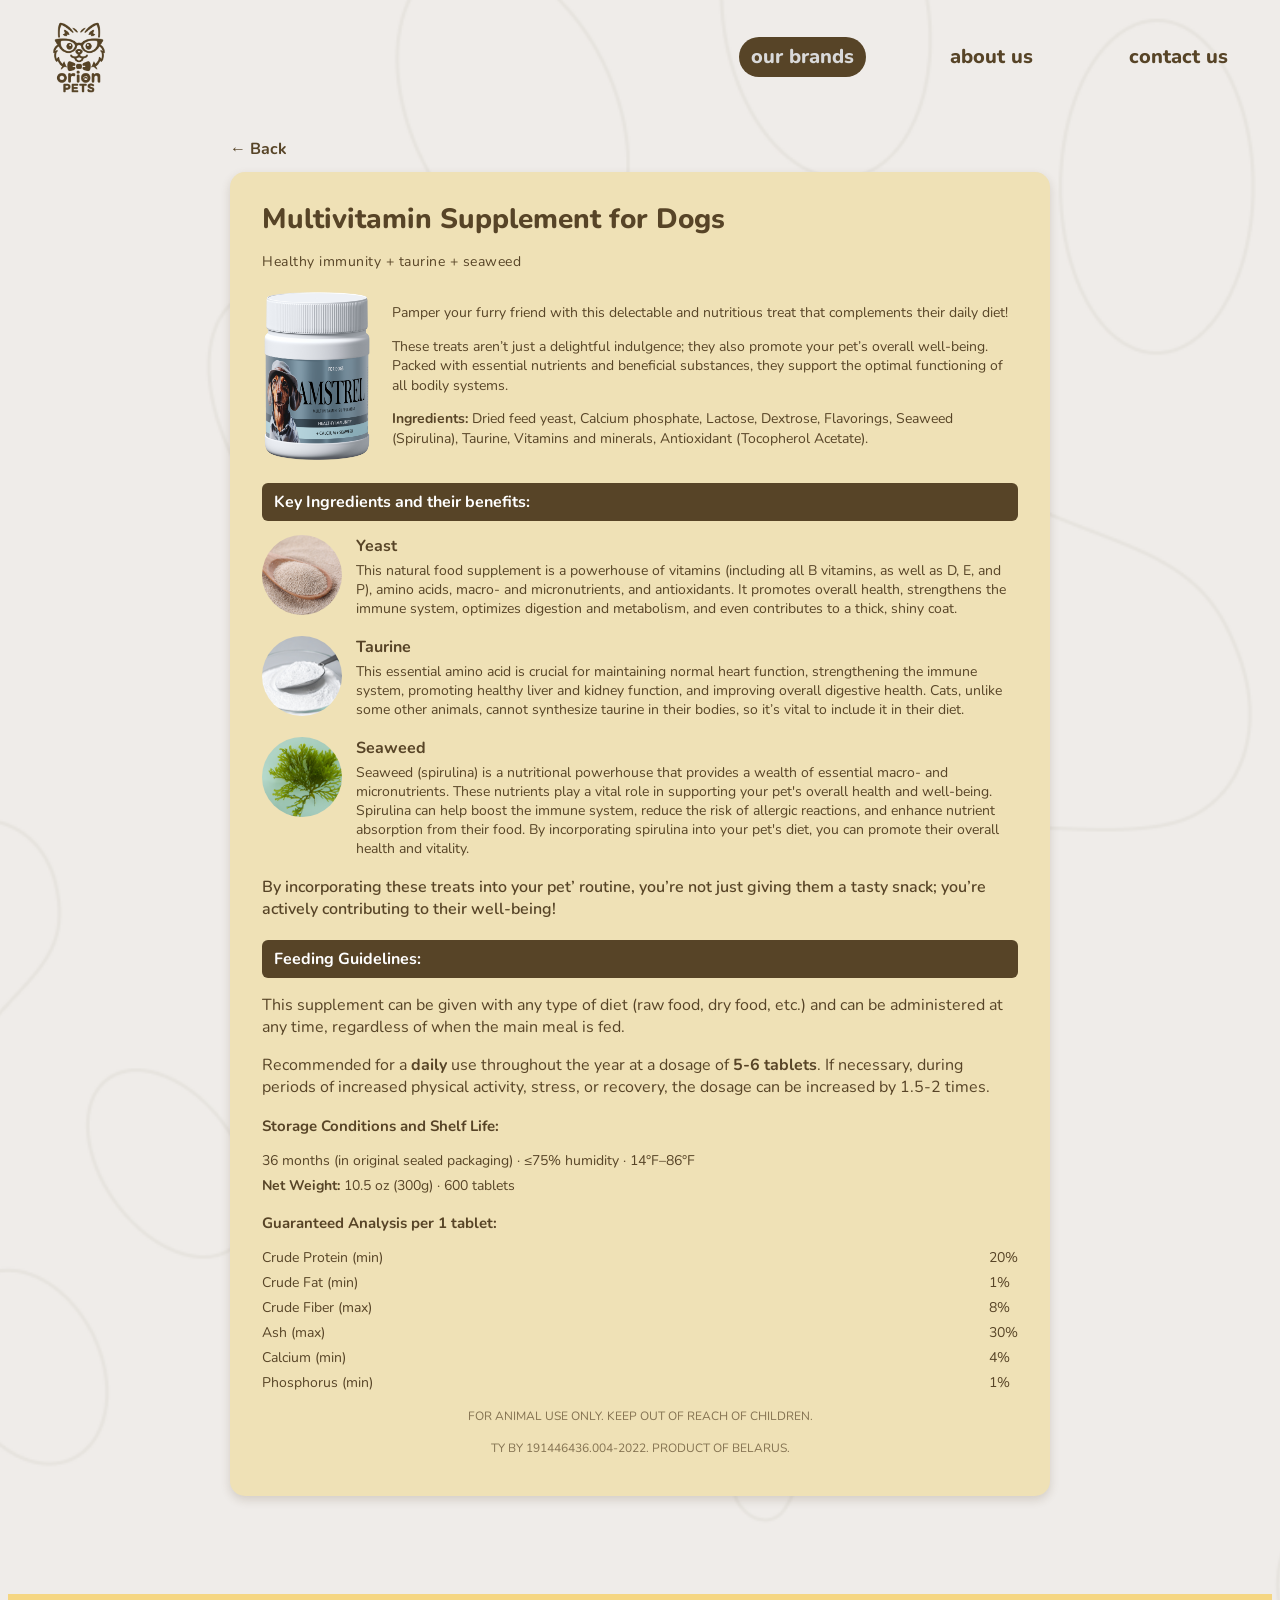
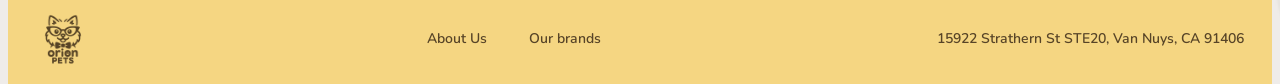
<file: product-dog-immunity.html>
<!DOCTYPE html>
<html lang="en">
<head>
    <meta charset="UTF-8">
    <meta name="viewport" content="width=device-width, initial-scale=1.0">
    <title>Dog Immunity</title>

    <link rel="stylesheet" href="styles.css">
    <link rel="stylesheet" href="product.css">

    <link href="https://fonts.googleapis.com/css2?family=Nunito:wght@400;500;600;700;800&display=swap" rel="stylesheet">
</head>
<body>
<div class="page-wrapper">

    <!-- NAV (same as index) -->
    <nav class="navbar">
        <a href="index.html" class="logo-link">
            <img src="./assets/logo.png" class="logo">
        </a>

        <div class="nav-links">
            <a href="brands.html" class ="active">our brands</a>
            <a href="index.html#about">about us</a>
            <a href="index.html#contact">contact us</a>
        </div>
    </nav>

    <main>
        <div class="product-wrapper">
            <a href="javascript:history.back()" class="back-btn">← Back</a>

        <!-- PRODUCT CARD -->
        <section class="product-card">

            <h1>Multivitamin Supplement for Dogs</h1>
            <p class="product-sub">
                Healthy immunity + taurine + seaweed
            </p>

            <div class="product-top">
                <img src="./assets/dogs_immunity.png"class="product-image">

                <div class="product-desc">
                    <p>
                        Pamper your furry friend with this delectable and nutritious treat that complements their daily diet!
                    </p>
                    <p>
                        These treats aren’t just a delightful indulgence; they also promote your pet’s overall well-being. Packed with essential
                        nutrients and beneficial substances, they support the optimal functioning of all bodily systems.
                    </p>

                    <p class="ingredients-line">
                        <strong>Ingredients:</strong> Dried feed yeast, Calcium phosphate, Lactose,
                        Dextrose, Flavorings, Seaweed (Spirulina), Taurine,
                        Vitamins and minerals, Antioxidant (Tocopherol Acetate).
                    </p>
                </div>
            </div>

            <!-- INGREDIENTS -->
            <h2 class="section-bar">Key Ingredients and their benefits:</h2>

            <div class="ingredient">
                <img src="./assets/yeast.png">
                <div>
                    <h3>Yeast</h3>
                    <p>This natural food supplement is a powerhouse of vitamins (including all B vitamins, as well as D, E, and P),
                        amino acids, macro- and micronutrients, and antioxidants. It promotes overall health, strengthens the immune
                        system, optimizes digestion and metabolism, and even contributes to a thick, shiny coat.</p>
                </div>
            </div>

            <div class="ingredient">
                <img src="./assets/taurine.png">
                <div>
                    <h3>Taurine</h3>
                    <p>This essential amino acid is crucial for maintaining normal heart function, strengthening the immune system,
                        promoting healthy liver and kidney function, and improving overall digestive health.
                        Cats, unlike some other animals, cannot synthesize taurine in their bodies, so it’s vital to include
                        it in their diet.</p>
                </div>
            </div>

            <div class="ingredient">
                <img src="./assets/seaweed.png">
                <div>
                    <h3>Seaweed</h3>
                    <p>Seaweed (spirulina) is a nutritional powerhouse that provides a wealth of essential macro- and micronutrients. These
                        nutrients play a vital role in supporting your pet's overall health and well-being. Spirulina can help boost the immune
                        system, reduce the risk of allergic reactions, and enhance nutrient absorption from their food. By incorporating
                        spirulina into your pet's diet, you can promote their overall health and vitality.</p>
                </div>
            </div>

            <p class="highlight">
                By incorporating these treats into your pet’ routine, you’re not just giving them a tasty snack;
                you’re actively contributing to their well-being!
            </p>

            <!-- GUIDELINES -->
            <h2 class="section-bar">Feeding Guidelines:</h2>
            <p>
                This supplement can be given with any type of diet (raw food, dry food, etc.) and can be
                administered at any time, regardless of when the main meal is fed.
            </p>
            <p>
                Recommended for a <strong>daily</strong> use throughout the year at a dosage of <strong>5-6 tablets</strong>. If necessary,
                during periods of increased physical activity, stress, or recovery, the dosage can be increased by 1.5-2 times.
            </p>

            <!-- STORAGE -->
            <h3 class="subheading">Storage Conditions and Shelf Life:</h3>
            <p class="compact">
                36 months (in original sealed packaging) · ≤75% humidity · 14°F–86°F
            </p>

            <!-- WEIGHT -->
            <p class="compact"><strong>Net Weight:</strong> 10.5 oz (300g) · 600 tablets</p>

            <!-- ANALYSIS -->
            <h3 class="subheading">Guaranteed Analysis per 1 tablet:</h3>

            <div class="analysis">
                <span>Crude Protein (min)</span><span>20%</span>
                <span>Crude Fat (min)</span><span>1%</span>
                <span>Crude Fiber (max)</span><span>8%</span>
                <span>Ash (max)</span><span>30%</span>
                <span>Calcium (min)</span><span>4%</span>
                <span>Phosphorus (min)</span><span>1%</span>
            </div>

            <p class="fine-print">
                FOR ANIMAL USE ONLY. KEEP OUT OF REACH OF CHILDREN.
            </p>
            <p class="fine-print">
                TY BY 191446436.004-2022. PRODUCT OF BELARUS.
            </p>

        </section>
    </div>
    </main>

    <!-- FOOTER (same as index) -->
    <footer class="footer">
        <div class="footer-left">
            <img src="./assets/logo.png" class="footer-logo">
        </div>

        <div class="footer-center">
            <a href="index.html#about">About Us</a>
            <a href="brands.html">Our brands</a>
        </div>

        <div class="footer-right">
            <p>15922 Strathern St STE20, Van Nuys, CA 91406</p>
        </div>
    </footer>

</div>
</body>
</html>
</file>
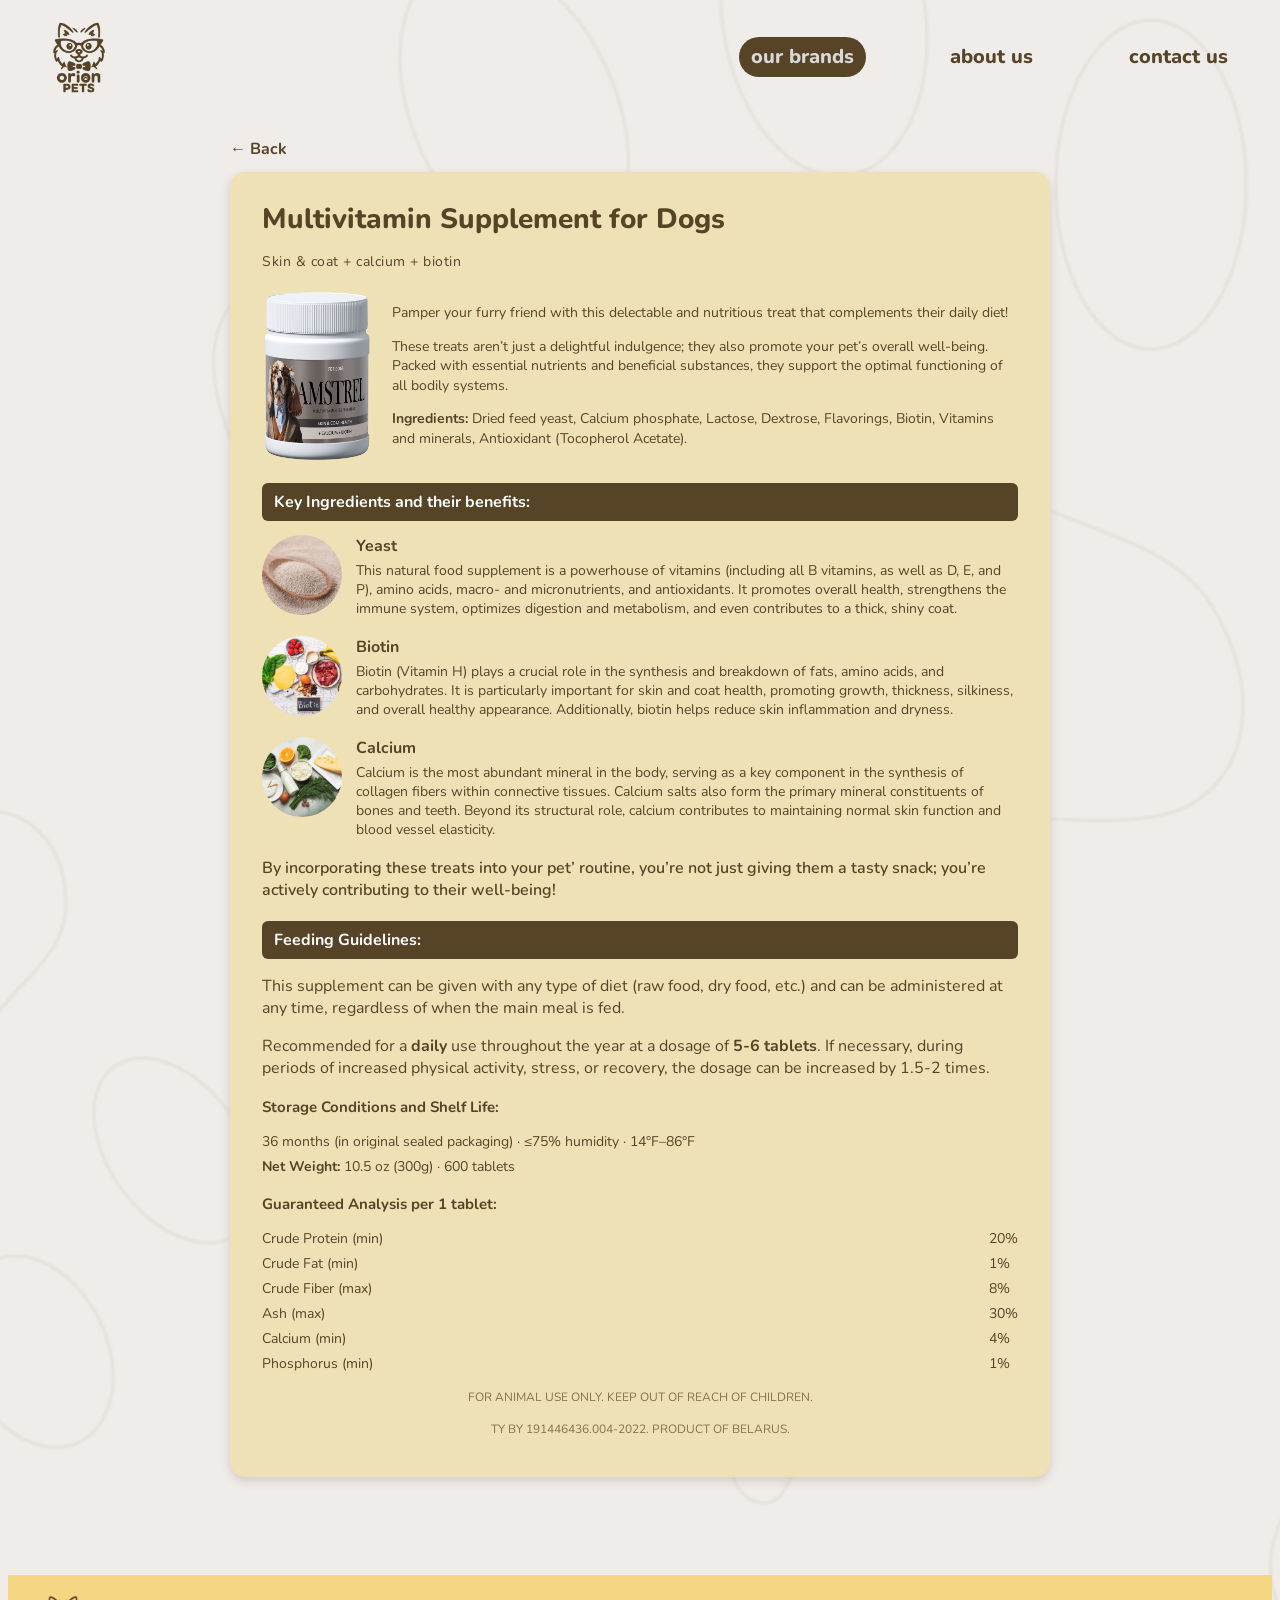
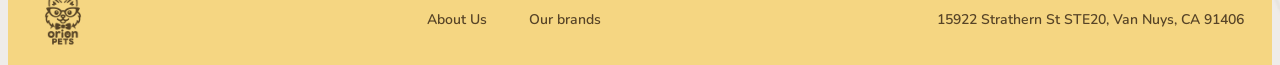
<file: product-dog-skin-coat.html>
<!DOCTYPE html>
<html lang="en">
<head>
    <meta charset="UTF-8">
    <meta name="viewport" content="width=device-width, initial-scale=1.0">
    <title>Dog Skin & Coat</title>

    <link rel="stylesheet" href="styles.css">
    <link rel="stylesheet" href="product.css">

    <link href="https://fonts.googleapis.com/css2?family=Nunito:wght@400;500;600;700;800&display=swap" rel="stylesheet">
</head>
<body>
<div class="page-wrapper">

    <!-- NAV (same as index) -->
    <nav class="navbar">
        <a href="index.html" class="logo-link">
            <img src="./assets/logo.png" class="logo">
        </a>

        <div class="nav-links">
            <a href="brands.html" class ="active">our brands</a>
            <a href="index.html#about">about us</a>
            <a href="index.html#contact">contact us</a>
        </div>
    </nav>

    <main>
        <div class="product-wrapper">
            <a href="javascript:history.back()" class="back-btn">← Back</a>

        <!-- PRODUCT CARD -->
        <section class="product-card">

            <h1>Multivitamin Supplement for Dogs</h1>
            <p class="product-sub">
                Skin & coat + calcium + biotin
            </p>

            <div class="product-top">
                <img src="./assets/dogs_calcium.png"class="product-image">

                <div class="product-desc">
                    <p>
                        Pamper your furry friend with this delectable and nutritious treat that complements their daily diet!
                    </p>
                    <p>
                        These treats aren’t just a delightful indulgence; they also promote your pet’s overall well-being. Packed with essential
                        nutrients and beneficial substances, they support the optimal functioning of all bodily systems.
                    </p>

                    <p class="ingredients-line">
                        <strong>Ingredients:</strong> Dried feed yeast, Calcium phosphate, Lactose,
                        Dextrose, Flavorings, Biotin, Vitamins and minerals,
                        Antioxidant (Tocopherol Acetate).
                    </p>
                </div>
            </div>

            <!-- INGREDIENTS -->
            <h2 class="section-bar">Key Ingredients and their benefits:</h2>

            <div class="ingredient">
                <img src="./assets/yeast.png">
                <div>
                    <h3>Yeast</h3>
                    <p>This natural food supplement is a powerhouse of vitamins (including all B vitamins, as well as D, E, and P),
                        amino acids, macro- and micronutrients, and antioxidants. It promotes overall health, strengthens the immune
                        system, optimizes digestion and metabolism, and even contributes to a thick, shiny coat.</p>
                </div>
            </div>

            <div class="ingredient">
                <img src="./assets/biotin.png">
                <div>
                    <h3>Biotin</h3>
                    <p>Biotin (Vitamin H) plays a crucial role in the synthesis and breakdown of fats, amino acids, and carbohydrates. It is
                        particularly important for skin and coat health, promoting growth, thickness, silkiness, and overall healthy
                        appearance. Additionally, biotin helps reduce skin inflammation and dryness.</p>
                </div>
            </div>

            <div class="ingredient">
                <img src="./assets/calcium.png">
                <div>
                    <h3>Calcium</h3>
                    <p>Calcium is the most abundant mineral in the body, serving as a key component in the synthesis of collagen fibers
                        within connective tissues. Calcium salts also form the primary mineral constituents of bones and teeth. Beyond its
                        structural role, calcium contributes to maintaining normal skin function and blood vessel elasticity.</p>
                </div>
            </div>

            <p class="highlight">
                By incorporating these treats into your pet’ routine, you’re not just giving them a tasty snack;
                you’re actively contributing to their well-being!
            </p>

            <!-- GUIDELINES -->
            <h2 class="section-bar">Feeding Guidelines:</h2>
            <p>
                This supplement can be given with any type of diet (raw food, dry food, etc.) and can be
                administered at any time, regardless of when the main meal is fed.
            </p>
            <p>
                Recommended for a <strong>daily</strong> use throughout the year at a dosage of <strong>5-6 tablets</strong>. If necessary,
                during periods of increased physical activity, stress, or recovery, the dosage can be increased by 1.5-2 times.
            </p>

            <!-- STORAGE -->
            <h3 class="subheading">Storage Conditions and Shelf Life:</h3>
            <p class="compact">
                36 months (in original sealed packaging) · ≤75% humidity · 14°F–86°F
            </p>

            <!-- WEIGHT -->
            <p class="compact"><strong>Net Weight:</strong> 10.5 oz (300g) · 600 tablets</p>

            <!-- ANALYSIS -->
            <h3 class="subheading">Guaranteed Analysis per 1 tablet:</h3>

            <div class="analysis">
                <span>Crude Protein (min)</span><span>20%</span>
                <span>Crude Fat (min)</span><span>1%</span>
                <span>Crude Fiber (max)</span><span>8%</span>
                <span>Ash (max)</span><span>30%</span>
                <span>Calcium (min)</span><span>4%</span>
                <span>Phosphorus (min)</span><span>1%</span>
            </div>

            <p class="fine-print">
                FOR ANIMAL USE ONLY. KEEP OUT OF REACH OF CHILDREN.
            </p>
            <p class="fine-print">
                TY BY 191446436.004-2022. PRODUCT OF BELARUS.
            </p>

        </section>
    </div>
    </main>

    <!-- FOOTER (same as index) -->
    <footer class="footer">
        <div class="footer-left">
            <img src="./assets/logo.png" class="footer-logo">
        </div>

        <div class="footer-center">
            <a href="index.html#about">About Us</a>
            <a href="brands.html">Our brands</a>
        </div>

        <div class="footer-right">
            <p>15922 Strathern St STE20, Van Nuys, CA 91406</p>
        </div>
    </footer>

</div>
</body>
</html>
</file>
<file: styles.css>
:root {
    --bg: #efece9;
    --text: #574427;
    --accent: #f5d682;
    --card: #efe1b6;
    --contact-bar: #574427;
    --shadow: 0 4px 10px rgba(87, 68, 39, 0.18);
    --radius: 15px;
    --max-width: 1280px;
}

* {
    box-sizing: border-box;
}

html {
    scroll-behavior: smooth;
}

body {
    margin: 0;
    min-height: 100vh;
    font-family: "Nunito", sans-serif;
    color: var(--text);
    background-color: var(--bg);
    background-image: url("./assets/bg.png");
    background-size: cover;
    background-position: center;
    background-repeat: no-repeat;
}

img {
    display: block;
    max-width: 100%;
}

a {
    color: inherit;
}

.page-wrapper {
    width: 100%;
    margin: 0 auto;
    padding: 0 8px;
}

/* NAVBAR */
.navbar {
    display: flex;
    align-items: center;
    justify-content: space-between;
    gap: 32px;
    padding: 18px 32px 10px;
}

.logo-link {
    flex-shrink: 0;
}

.logo {
    width: 78px;
    height: auto;
}

.nav-links {
    display: flex;
    align-items: center;
    justify-content: center;
    gap: 72px;
    flex-wrap: wrap;
}

.nav-links a {
    text-decoration: none;
    color: var(--text);
    font-weight: 800;
    font-size: 20px;
    line-height: 1;
    padding: 10px 12px;
    border-radius: 999px;
    transition: background-color 0.2s ease, color 0.2s ease, transform 0.2s ease;
}

.nav-links a:hover {
    background-color: #574427;
    color: #D9D9D9;
    transform: translateY(-1px);
}

.nav-links a.active {
    background-color: #574427;
    color: #D9D9D9;
}

/* MAIN */
main {
    padding: 8px 24px 40px;
}

/* HERO */
.hero {
    display: grid;
    grid-template-columns: 1fr 1.7fr;
    gap: 32px;
    align-items: start;
    margin-top: 8px;
}

.hero-image-card {
    border-radius: var(--radius);
    overflow: hidden;
    max-width: 380px;
}

.hero-image-card img {
    width: 100%;
    height: 100%;
    object-fit: cover;
}

.hero-content {
    max-width: 760px;
}

.hero-content h1 {
    margin: 0 0 12px;
    font-size: clamp(2rem, 3vw, 3rem);
    line-height: 1.1;
    font-weight: 800;
    text-decoration: none;
    text-decoration-thickness: 2px;
    text-underline-offset: 3px;
}

.hero-content p {
    margin: 0 0 20px;
    font-size: 20px;
    line-height: 1.45;
    max-width: 760px;
}

.btn {
    position: relative;
    display: inline-flex;
    align-items: center;
    justify-content: center;

    min-width: 220px;
    padding: 16px 32px;
    border-radius: 15px;
    text-decoration: none;
    font-size: 28px;
    font-weight: 800;
    box-shadow: var(--shadow);

    transition: all 0.2s ease;
}

.btn::after {
    content: "🐾";
    position: absolute;
    right: 16px; /* distance from edge */
    font-size: 20px;

    opacity: 0;
    transform: translateX(-6px);
    transition: all 0.2s ease;
}

.btn:hover::after {
    opacity: 1;
    transform: translateX(0);
}

.btn:hover {
    transform: translateY(-2px);
    box-shadow: 0 6px 14px rgba(87, 68, 39, 0.22);
    filter: brightness(1.02);
    gap: 12px;
}

.btn-primary {
    background-color: var(--accent);
    color: var(--text);
}

/* ABOUT */
.about-card {
    width: 100%;
    margin-top: 36px;
    background-color: var(--card);
    border-radius: var(--radius);
    box-shadow: var(--shadow);
    padding: 26px 34px;
    display: grid;
    grid-template-columns: 1.3fr 0.8fr;
    gap: 36px;
    align-items: center;
}

.about-text h2 {
    margin: 0 0 14px;
    font-size: 2rem;
    line-height: 1.1;
    font-weight: 800;
}

.about-text p {
    margin: 0 0 10px;
    font-size: 18px;
    line-height: 1.35;
    max-width: 700px;
}

.about-image-card {
    justify-self: end;
    width: 100%;
    max-width: 420px;
    border-radius: var(--radius);
    overflow: hidden;
}

.about-image-card img {
    width: 100%;
    height: 100%;
    object-fit: cover;
}

/* CONTACT */
.contact-section {
    margin-top: 34px;
    padding: 0 6px 10px;
}

.section-label {
    width: 100%;
    margin: 0 0 14px;
    background-color: var(--contact-bar);
    color: #ffffff;
    text-align: center;
    font-size: 2rem;
    font-weight: 800;
    line-height: 1;
    padding: 12px 20px;
    border-radius: var(--radius);
    box-shadow: var(--shadow);
}

.contact-intro {
    margin: 0 0 18px;
    text-align: center;
    font-size: 18px;
    font-weight: 600;
}

.contact-grid {
    display: grid;
    grid-template-columns: 0.95fr 1.05fr;
    gap: 36px;
    align-items: start;
    justify-items: center;
    max-width: 860px;
    margin: 0 auto;
}

.contact-details {
    width: 100%;
    max-width: 360px;
    padding-top: 6px;
}

.contact-item {
    display: flex;
    align-items: flex-start;
    gap: 12px;
    margin-bottom: 18px;
    font-size: 18px;
    font-weight: 600;
}

.contact-item a {
    text-decoration: none;
    border-bottom: 1px solid rgba(87, 68, 39, 0.35);
}

.contact-item a:hover {
    border-bottom-color: var(--text);
}

.contact-item p {
    margin: 0;
    line-height: 1.35;
}

.contact-icon {
    flex-shrink: 0;
    width: 28px;
    font-size: 22px;
    line-height: 1.1;
    text-align: center;
}

.map-card iframe {
    display: block;
    width: 100%;
    height: 100%;
    min-height: 220px;
}

.brand-header {
    width: 100%;
    margin: 10px 0 24px;
}

.brand-bar {
    width: 80%; /* control how far it goes */
    max-width: 720px; /* optional cap */
    
    background-color: #574427;
    color: #D9D9D9;

    padding: 12px 26px;
    border-radius: 0 16px 16px 0; /* only right side rounded */

    font-size: 24px;
    font-weight: 800;

    box-shadow: var(--shadow);
}


/* FOOTER */
.footer {
    margin-top: 34px;
    background-color: var(--accent);
    padding: 18px 28px;
    display: grid;
    grid-template-columns: auto 1fr auto;
    align-items: center;
    gap: 24px;
}

.footer-logo {
    width: 54px;
    height: auto;
}

.footer-center {
    display: flex;
    align-items: center;
    justify-content: center;
    gap: 42px;
    flex-wrap: wrap;
}

.footer-center a,
.footer-right p {
    margin: 0;
    text-decoration: none;
    font-size: 14px;
    font-weight: 600;
}

.footer-right {
    text-align: right;
}

/* TABLET */
@media (max-width: 1100px) {
    .nav-links {
        gap: 40px;
    }

    .hero {
        grid-template-columns: 1fr;
    }

    .hero-image-card {
        max-width: 420px;
    }

    .about-card {
        grid-template-columns: 1fr;
    }

    .about-image-card {
        justify-self: start;
        max-width: 420px;
    }

    .contact-grid {
        grid-template-columns: 1fr;
    }

    .footer {
        grid-template-columns: 1fr;
        justify-items: center;
        text-align: center;
    }

    .footer-right {
        text-align: center;
    }
}

/* MOBILE */
@media (max-width: 700px) {
    .page-wrapper {
        padding: 0;
    }

    .navbar {
        flex-direction: column;
        align-items: center;
        gap: 16px;
        padding: 18px 18px 8px;
    }

    .logo {
        width: 64px;
    }

    .nav-links {
        gap: 12px;
        width: 100%;
    }

    .nav-links a {
        font-size: 16px;
        padding: 10px 12px;
    }

    main {
        padding: 8px 16px 28px;
    }

    .hero {
        gap: 22px;
    }

    .hero-content h1 {
        font-size: 1.9rem;
    }

    .hero-content p,
    .about-text p,
    .contact-intro,
    .contact-item {
        font-size: 16px;
    }

    .btn {
        width: 100%;
        min-width: 0;
        font-size: 24px;
        padding: 14px 20px;
    }

    .about-card {
        padding: 20px;
        gap: 22px;
    }

    .about-text h2 {
        font-size: 1.7rem;
    }

    .section-label {
        font-size: 1.6rem;
        padding: 12px 16px;
    }

    .footer {
        padding: 16px;
    }

    .footer-center {
        gap: 18px;
    }
}
</file>
<file: brand-styles.css>
:root {
    --bg: #efece9;
    --text: #574427;
    --accent: #f5d682;
    --card: #efe1b6;
    --contact-bar: #574427;
    --shadow: 0 4px 10px rgba(87, 68, 39, 0.18);
    --radius: 15px;
    --max-width: 1280px;
}

* {
    box-sizing: border-box;
}

html {
    scroll-behavior: smooth;
}

body {
    margin: 0;
    min-height: 100vh;
    font-family: "Nunito", sans-serif;
    color: var(--text);
    background-color: var(--bg);
    background-image: url("./assets/bg.png");
    background-size: cover;
    background-position: center;
    background-repeat: no-repeat;
}

img {
    display: block;
    max-width: 100%;
}

a {
    color: inherit;
}

.page-wrapper {
    width: 100%;
    margin: 0 auto;
    padding: 0 8px;
}

/* NAVBAR */
.navbar {
    display: flex;
    align-items: center;
    justify-content: space-between;
    gap: 32px;
    padding: 18px 32px 10px;
}

.logo-link {
    flex-shrink: 0;
}

.logo {
    width: 78px;
    height: auto;
}

.nav-links {
    display: flex;
    align-items: center;
    justify-content: center;
    gap: 72px;
    flex-wrap: wrap;
}

.nav-links a {
    text-decoration: none;
    color: var(--text);
    font-weight: 800;
    font-size: 20px;
    line-height: 1;
    padding: 10px 12px;
    border-radius: 999px;
    transition: background-color 0.2s ease, color 0.2s ease, transform 0.2s ease;
}

.nav-links a:hover {
    background-color: #574427;
    color: #D9D9D9;
    transform: translateY(-1px);
}

/* MAIN */
main {
    padding: 8px 24px 40px;
}

.brand-header {
    width: 100%;
    margin: 10px 0 24px;
}

.brand-bar {
    width: 80%; /* control how far it goes */
    max-width: 720px; /* optional cap */
    
    background-color: var(--card);
    color: var(--text);

    padding: 14px 26px;
    border-radius: 0 16px 16px 0; /* only right side rounded */

    font-size: 24px;
    font-weight: 800;

    box-shadow: var(--shadow);
}

/* HERO */
.hero {
    display: grid;
    grid-template-columns: 1fr 1.7fr;
    gap: 32px;
    align-items: start;
    margin-top: 8px;
}

.hero-image-card {
    border-radius: var(--radius);
    overflow: hidden;
    max-width: 380px;
}

.hero-image-card:hover{
    transform: scale(1.05px);
}

.hero-image-card img {
    width: 100%;
    height: 100%;
    object-fit: cover;
}

.hero-content {
    max-width: 760px;
}

.hero-content h1 {
    margin: 0 0 12px;
    font-size: clamp(2rem, 3vw, 3rem);
    line-height: 1.1;
    font-weight: 800;
    text-decoration: none;
    text-decoration-thickness: 2px;
    text-underline-offset: 3px;
}

.hero-content p {
    margin: 0 0 20px;
    font-size: 20px;
    line-height: 1.45;
    max-width: 760px;
}

.btn {
    position: relative;
    display: inline-flex;
    align-items: center;
    justify-content: center;

    min-width: 220px;
    padding: 16px 32px;
    border-radius: 15px;
    text-decoration: none;
    font-size: 28px;
    font-weight: 800;
    box-shadow: var(--shadow);

    transition: all 0.2s ease;
}

.btn::after {
    content: "🐾";
    position: absolute;
    right: 16px; /* distance from edge */
    font-size: 20px;

    opacity: 0;
    transform: translateX(-6px);
    transition: all 0.2s ease;
}

.btn:hover::after {
    opacity: 1;
    transform: translateX(0);
}

.btn:hover {
    transform: translateY(-2px);
    box-shadow: 0 6px 14px rgba(87, 68, 39, 0.22);
    filter: brightness(1.02);
    gap: 12px;
}

.btn-primary {
    background-color: var(--accent);
    color: var(--text);
}

/* ABOUT */
.about-card {
    width: 100%;
    margin-top: 36px;
    background-color: var(--card);
    border-radius: var(--radius);
    box-shadow: var(--shadow);
    padding: 26px 34px;
    display: grid;
    grid-template-columns: 1.3fr 0.8fr;
    gap: 36px;
    align-items: center;
}

.about-text h2 {
    margin: 0 0 14px;
    font-size: 2rem;
    line-height: 1.1;
    font-weight: 800;
}

.about-text p {
    margin: 0 0 10px;
    font-size: 18px;
    line-height: 1.35;
    max-width: 700px;
}

.about-image-card {
    justify-self: end;
    width: 100%;
    max-width: 420px;
    border-radius: var(--radius);
    overflow: hidden;
}

.about-image-card img {
    width: 100%;
    height: 100%;
    object-fit: cover;
}

/* CONTACT */
.contact-section {
    margin-top: 34px;
    padding: 0 6px 10px;
}

.section-label {
    width: 100%;
    margin: 0 0 14px;
    background-color: var(--contact-bar);
    color: #ffffff;
    text-align: center;
    font-size: 2rem;
    font-weight: 800;
    line-height: 1;
    padding: 12px 20px;
    border-radius: var(--radius);
    box-shadow: var(--shadow);
}

.contact-intro {
    margin: 0 0 18px;
    text-align: center;
    font-size: 18px;
    font-weight: 600;
}

.contact-grid {
    display: grid;
    grid-template-columns: 0.95fr 1.05fr;
    gap: 36px;
    align-items: start;
    justify-items: center;
    max-width: 860px;
    margin: 0 auto;
}

.contact-details {
    width: 100%;
    max-width: 360px;
    padding-top: 6px;
}

.contact-item {
    display: flex;
    align-items: flex-start;
    gap: 12px;
    margin-bottom: 18px;
    font-size: 18px;
    font-weight: 600;
}

.contact-item a {
    text-decoration: none;
    border-bottom: 1px solid rgba(87, 68, 39, 0.35);
}

.contact-item a:hover {
    border-bottom-color: var(--text);
}

.contact-item p {
    margin: 0;
    line-height: 1.35;
}

.contact-icon {
    flex-shrink: 0;
    width: 28px;
    font-size: 22px;
    line-height: 1.1;
    text-align: center;
}

.map-card iframe {
    display: block;
    width: 100%;
    height: 100%;
    min-height: 220px;
}

/* FOOTER */
.footer {
    margin-top: 34px;
    background-color: var(--accent);
    padding: 18px 28px;
    display: grid;
    grid-template-columns: auto 1fr auto;
    align-items: center;
    gap: 24px;
}

.footer-logo {
    width: 54px;
    height: auto;
}

.footer-center {
    display: flex;
    align-items: center;
    justify-content: center;
    gap: 42px;
    flex-wrap: wrap;
}

.footer-center a,
.footer-right p {
    margin: 0;
    text-decoration: none;
    font-size: 14px;
    font-weight: 600;
}

.footer-right {
    text-align: right;
}

/* TABLET */
@media (max-width: 1100px) {
    .nav-links {
        gap: 40px;
    }

    .hero {
        grid-template-columns: 1fr;
    }

    .hero-image-card {
        max-width: 420px;
    }

    .about-card {
        grid-template-columns: 1fr;
    }

    .about-image-card {
        justify-self: start;
        max-width: 420px;
    }

    .contact-grid {
        grid-template-columns: 1fr;
    }

    .footer {
        grid-template-columns: 1fr;
        justify-items: center;
        text-align: center;
    }

    .footer-right {
        text-align: center;
    }
}

/* MOBILE */
@media (max-width: 700px) {
    .page-wrapper {
        padding: 0;
    }

    .navbar {
        flex-direction: column;
        align-items: center;
        gap: 16px;
        padding: 18px 18px 8px;
    }

    .logo {
        width: 64px;
    }

    .nav-links {
        gap: 12px;
        width: 100%;
    }

    .nav-links a {
        font-size: 16px;
        padding: 10px 12px;
    }

    main {
        padding: 8px 16px 28px;
    }

    .hero {
        gap: 22px;
    }

    .hero-content h1 {
        font-size: 1.9rem;
    }

    .hero-content p,
    .about-text p,
    .contact-intro,
    .contact-item {
        font-size: 16px;
    }

    .btn {
        width: 100%;
        min-width: 0;
        font-size: 24px;
        padding: 14px 20px;
    }

    .about-card {
        padding: 20px;
        gap: 22px;
    }

    .about-text h2 {
        font-size: 1.7rem;
    }

    .section-label {
        font-size: 1.6rem;
        padding: 12px 16px;
    }

    .footer {
        padding: 16px;
    }

    .footer-center {
        gap: 18px;
    }
}
/* BRANDS PAGE */
.brands-page {
    padding: 18px 24px 48px;
}

.brands-grid {
    display: grid;
    grid-template-columns: repeat(3, minmax(0, 1fr));
    gap: 34px;
    align-items: stretch;
}

.product-card {
    background-color: var(--card);
    border-radius: 18px;
    box-shadow: var(--shadow);
    padding: 16px 18px 18px;
    min-height: 395px;

    display: flex;
    flex-direction: column;
    align-items: center;
    text-align: center;

    position: relative;
    overflow: hidden;
}

.product-card::before {
    content: "";
    position: absolute;
    inset: 0;
    background-image: url("./assets/bg.png");
    background-size: cover;
    background-position: center;
    opacity: 0.08;
    pointer-events: none;
}

.product-card > * {
    position: relative;
    z-index: 1;
}

.product-tags {
    width: 100%;
    display: flex;
    flex-wrap: wrap;
    gap: 10px;
    justify-content: flex-start;
    margin-bottom: 14px;
}

.product-tag {
    display: inline-flex;
    align-items: center;
    justify-content: center;
    min-height: 34px;
    padding: 6px 18px;
    background-color: #f3dd96;
    color: var(--text);
    border-radius: 999px;
    font-size: 16px;
    font-weight: 700;
    line-height: 1;
    box-shadow: 0 3px 8px rgba(87, 68, 39, 0.18);
}

.product-subtitle {
    margin: 6px 0 14px;
    font-size: 19px;
    line-height: 1.25;
    font-weight: 800;
}

.product-image-wrap {
    width: 150px;
    height: 150px;
    margin-bottom: 18px;
    display: flex;
    align-items: center;
    justify-content: center;
}

.product-image-wrap img {
    width: 100%;
    height: 100%;
    object-fit: contain;
}

.product-title {
    margin: 0 0 18px;
    font-size: 17px;
    line-height: 1.4;
    font-weight: 500;
    letter-spacing: 0.01em;
    text-transform: uppercase;
}

.product-btn {
    margin-top: auto;
    display: inline-flex;
    align-items: center;
    justify-content: center;
    min-width: 180px;
    padding: 16px 24px;
    border-radius: 999px;
    background-color: #6b5128;
    color: #f4f1eb;
    text-decoration: none;
    font-size: 20px;
    font-weight: 800;
    line-height: 1;
    box-shadow: 0 5px 10px rgba(87, 68, 39, 0.24);
    transition: transform 0.2s ease, box-shadow 0.2s ease, filter 0.2s ease;
}

.product-btn:hover {
    transform: translateY(-2px);
    box-shadow: 0 7px 14px rgba(87, 68, 39, 0.28);
    filter: brightness(1.03);
}

/* TABLET */
@media (max-width: 1100px) {
    .brands-grid {
        grid-template-columns: repeat(2, minmax(0, 1fr));
    }
}

/* MOBILE */
@media (max-width: 700px) {
    .brands-page {
        padding: 10px 16px 32px;
    }

    .brands-grid {
        grid-template-columns: 1fr;
        gap: 22px;
    }

    .product-card {
        min-height: auto;
        padding: 16px;
    }

    .product-tag {
        font-size: 15px;
        padding: 6px 14px;
    }

    .product-subtitle {
        font-size: 18px;
    }

    .product-title {
        font-size: 16px;
    }

    .product-btn {
        width: 100%;
        min-width: 0;
        font-size: 18px;
        padding: 15px 20px;
    }
}
</file>
<file: product.css>
.product-wrapper {
    max-width: 820px;
    margin: 24px auto;
}
.product-card {
    max-width: 100%;
    background: var(--card);
    border-radius: var(--radius);
    padding: 28px 32px;
    box-shadow: var(--shadow);
}

.product-card h1 {
    margin: 0 0 6px;
    font-size: 28px;
    font-weight: 800;
}

.product-sub {
    font-size: 14px;
    margin-bottom: 18px;
    letter-spacing: 0.5px;
}

.product-top {
    display: flex;
    gap: 20px;
    margin-bottom: 20px;
}

.product-image {
    width: 110px;
}

.product-desc {
    font-size: 14px;
    line-height: 1.4;
}

.ingredients-line {
    margin-top: 10px;
}

/* SECTION BAR */
.section-bar {
    background: #574427;
    color: #fff;
    padding: 8px 12px;
    border-radius: 6px;
    margin: 20px 0 14px;
    font-size: 16px;
}

/* INGREDIENTS */
.ingredient {
    display: flex;
    gap: 14px;
    margin-bottom: 18px;
}

.ingredient img {
    width: 80px;
    height: 80px;
    border-radius: 50%;
    object-fit: cover;
    object-position: center;
    display: block;
}


.ingredient h3 {
    margin: 0 0 4px;
    font-size: 16px;
}

.ingredient p {
    margin: 0;
    font-size: 14px;
}

/* TEXT STYLES */
.highlight {
    font-weight: 600;
    margin: 16px 0;
}

.subheading {
    margin-top: 18px;
    font-size: 15px;
    font-weight: 700;
}

.compact {
    font-size: 14px;
    margin: 6px 0;
}

/* ANALYSIS GRID */
.analysis {
    display: grid;
    grid-template-columns: 1fr auto;
    gap: 6px 20px;
    font-size: 14px;
    margin: 10px 0;
}

/* FINE PRINT */
.fine-print {
    margin-top: 16px;
    font-size: 12px;
    opacity: 0.7;
    text-align: center;
}

.back-btn {
    display: inline-block;
    margin-bottom: 12px;
    font-weight: 700;
    text-decoration: none;
    color: var(--text);
}

.back-btn:hover {
    text-decoration: underline;
}

@media (max-width: 1100px) {

    .product-card {
        padding: 24px;
    }

    .product-top {
        flex-direction: column;
        align-items: flex-start;
    }

    .product-image {
        width: 140px;
    }

    .ingredient {
        gap: 12px;
    }

    .ingredient img {
        width: 70px;
        height: 70px;
    }
}
@media (max-width: 700px) {

    .product-card {
        margin: 16px;
        padding: 18px;
    }

    .product-card h1 {
        font-size: 22px;
    }

    .product-sub {
        font-size: 13px;
    }

    .product-top {
        gap: 14px;
    }

    .product-image {
        width: 120px;
    }

    .product-desc {
        font-size: 13px;
    }

    .section-bar {
        font-size: 14px;
        padding: 6px 10px;
    }

    .ingredient {
        align-items: flex-start;
    }

    .ingredient img {
        width: 60px;
        height: 60px;
    }

    .ingredient h3 {
        font-size: 14px;
    }

    .ingredient p {
        font-size: 13px;
        line-height: 1.35;
    }

    .analysis {
        font-size: 13px;
        gap: 4px 14px;
    }

    .fine-print {
        font-size: 11px;
    }
}
</file>
